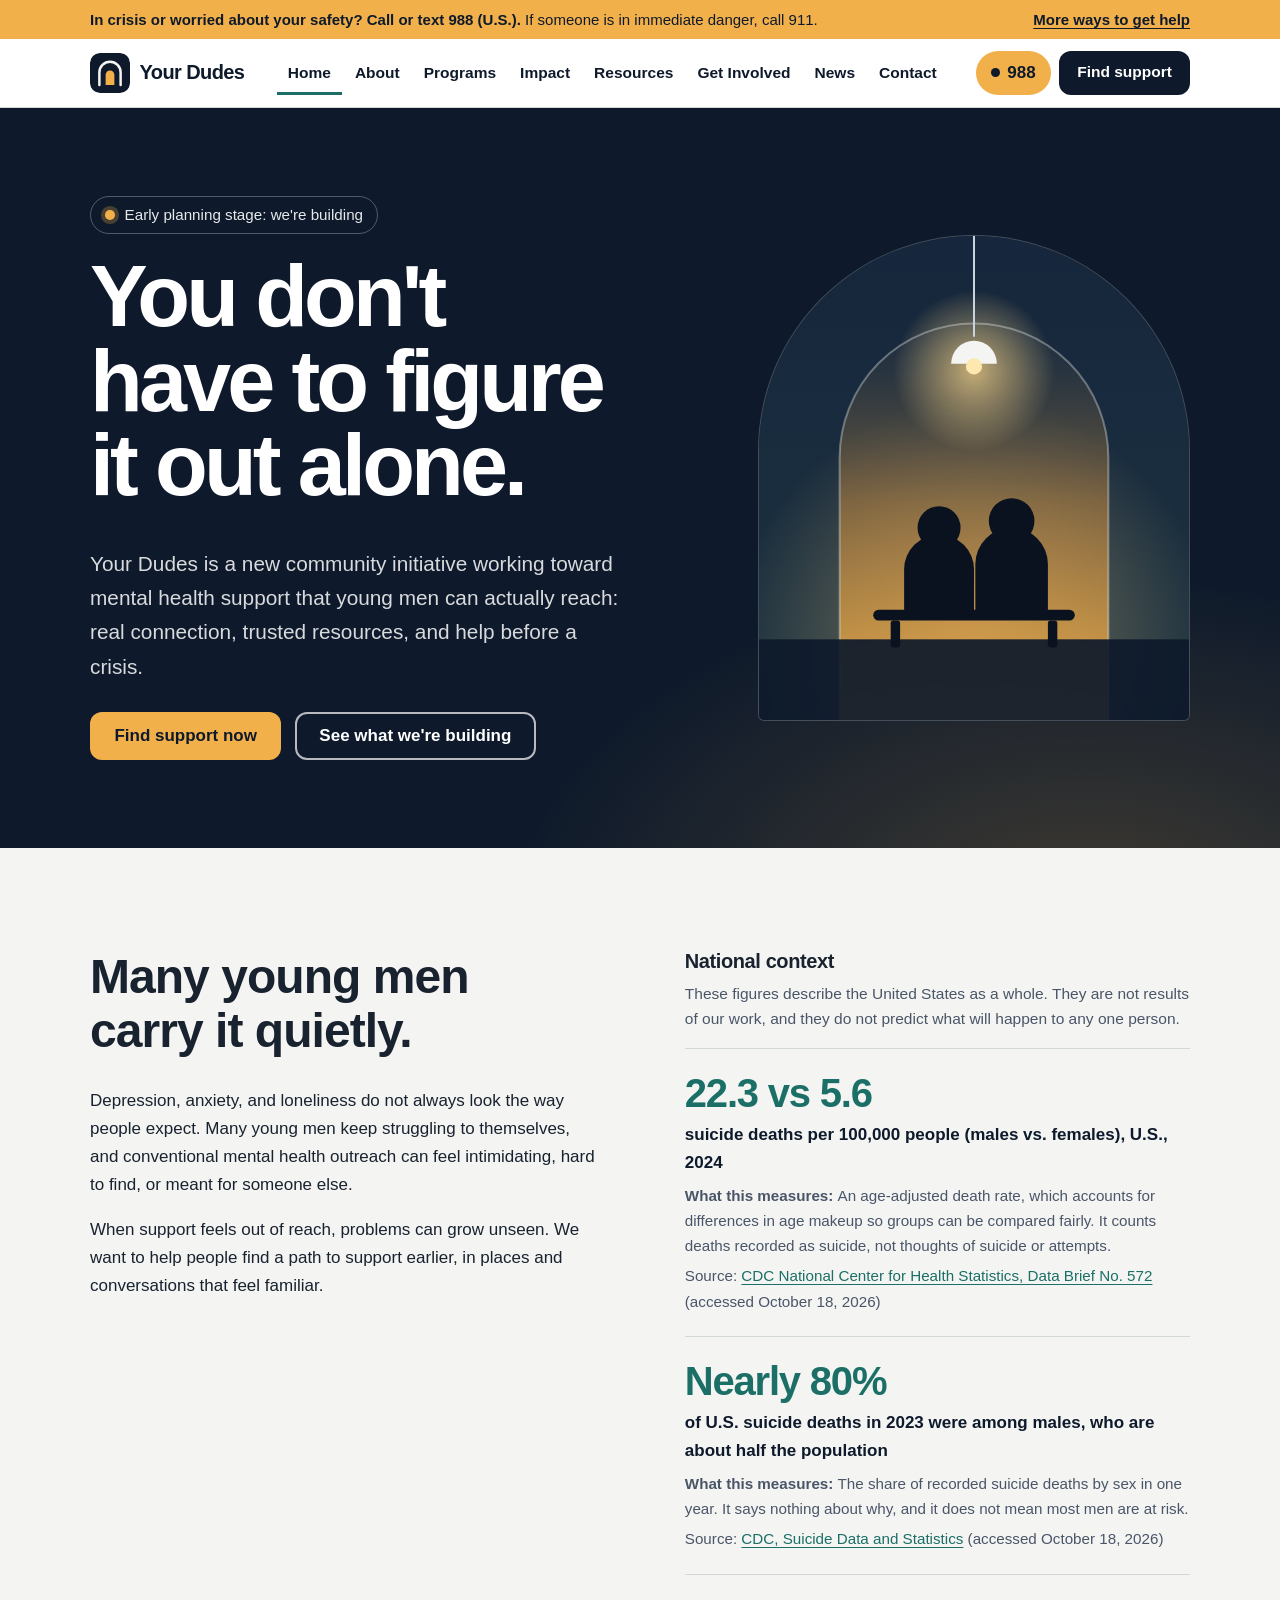
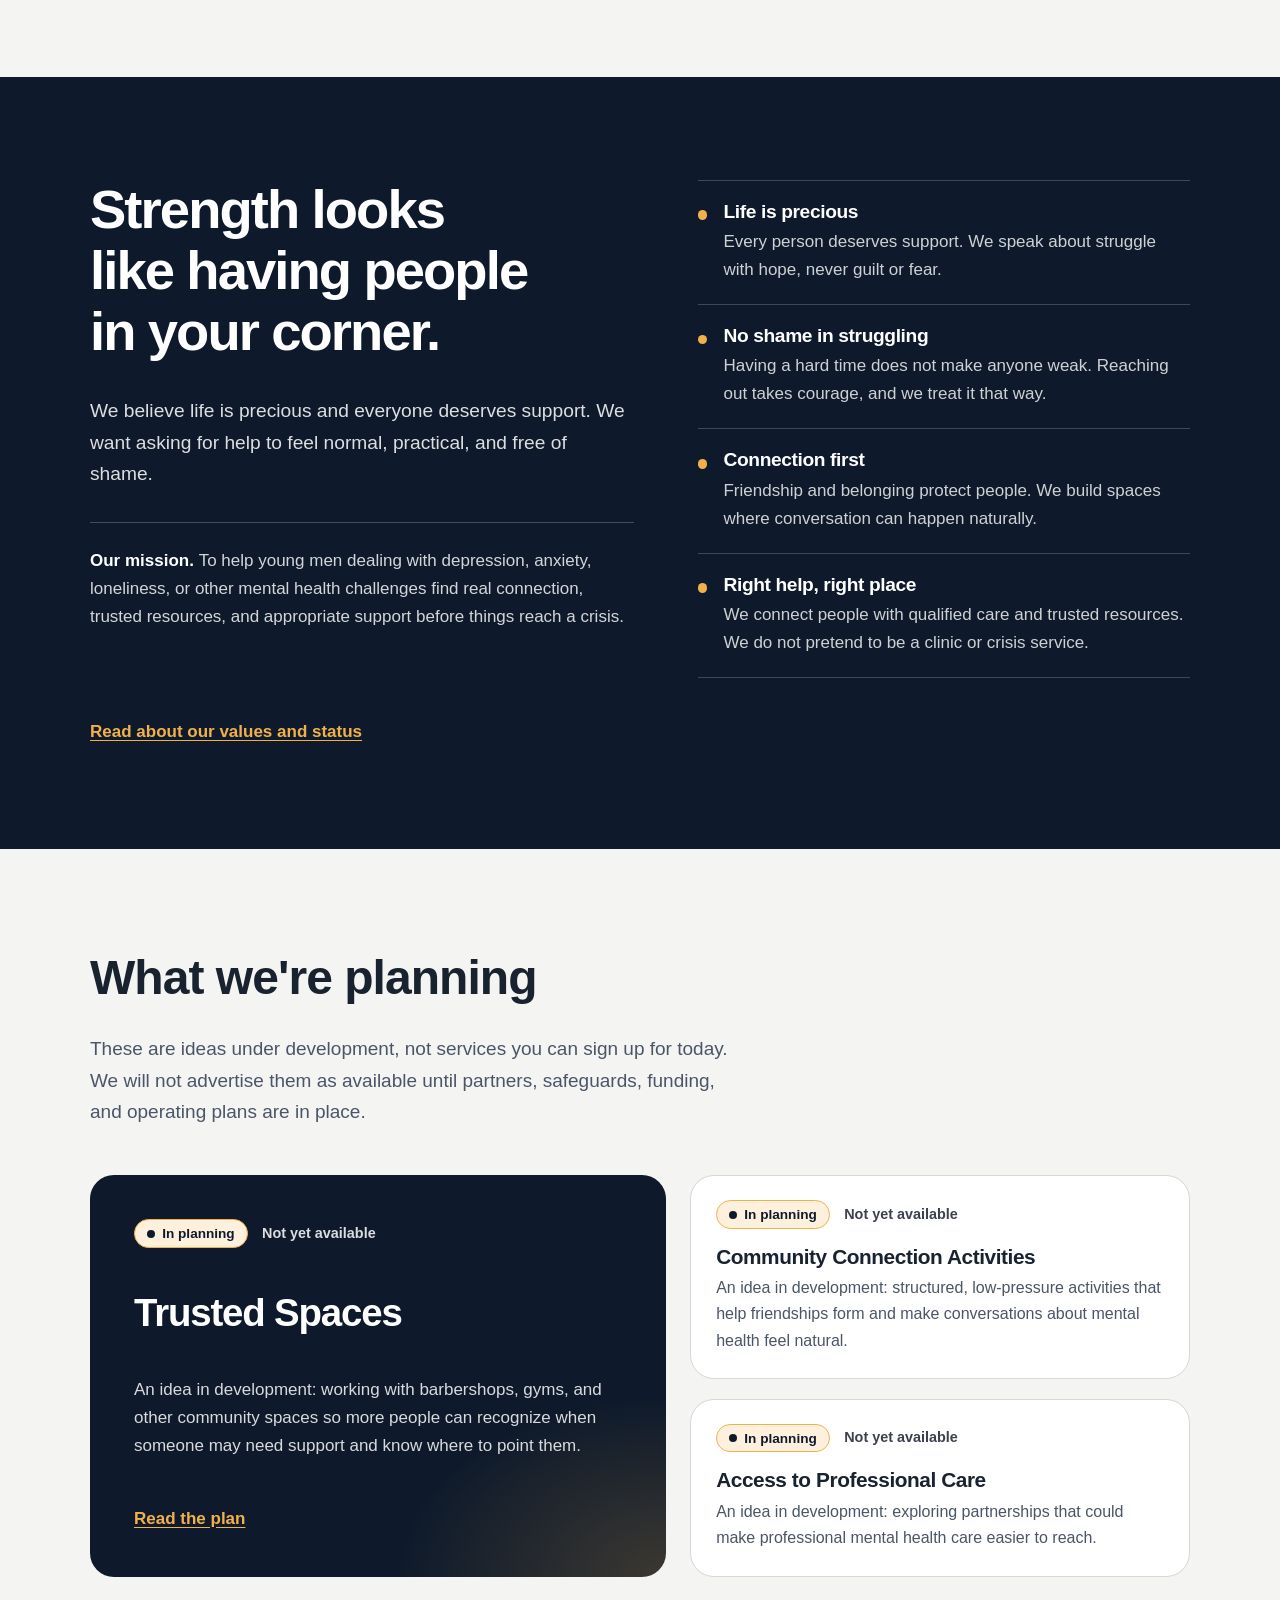
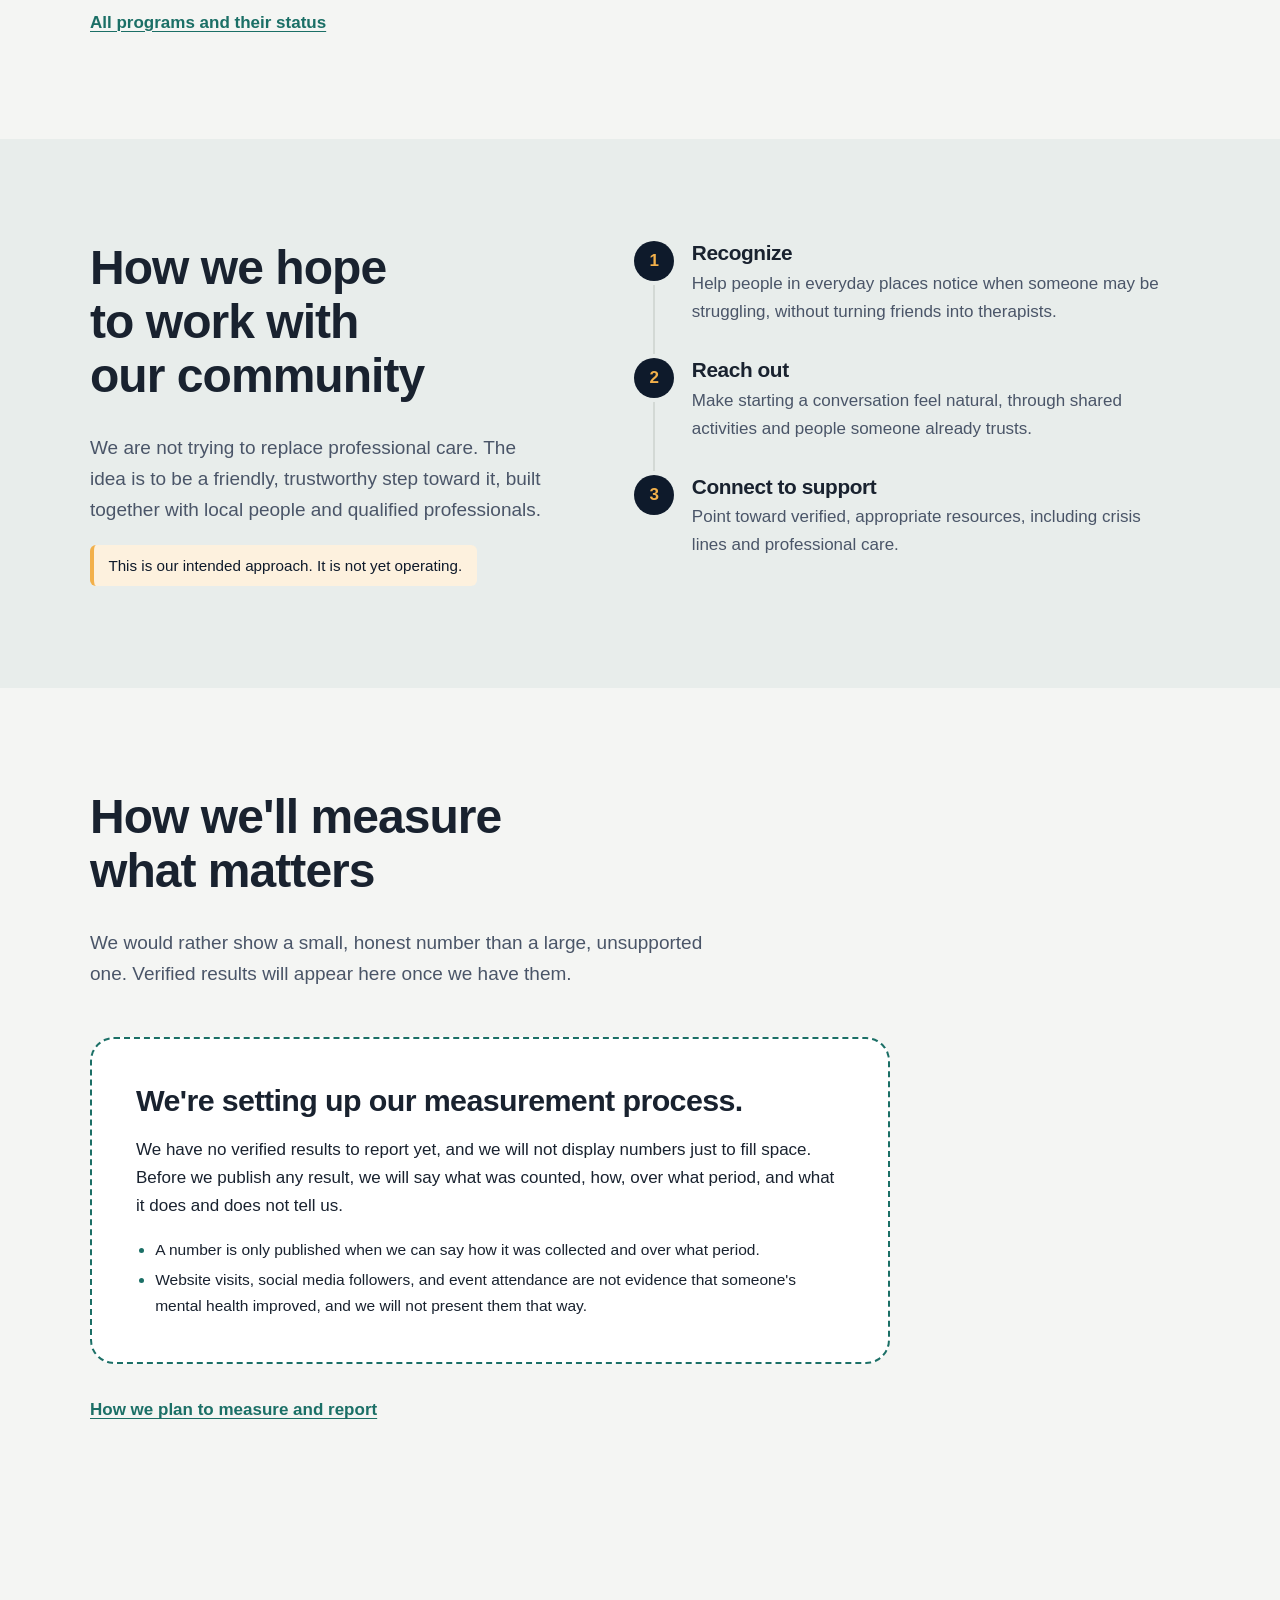
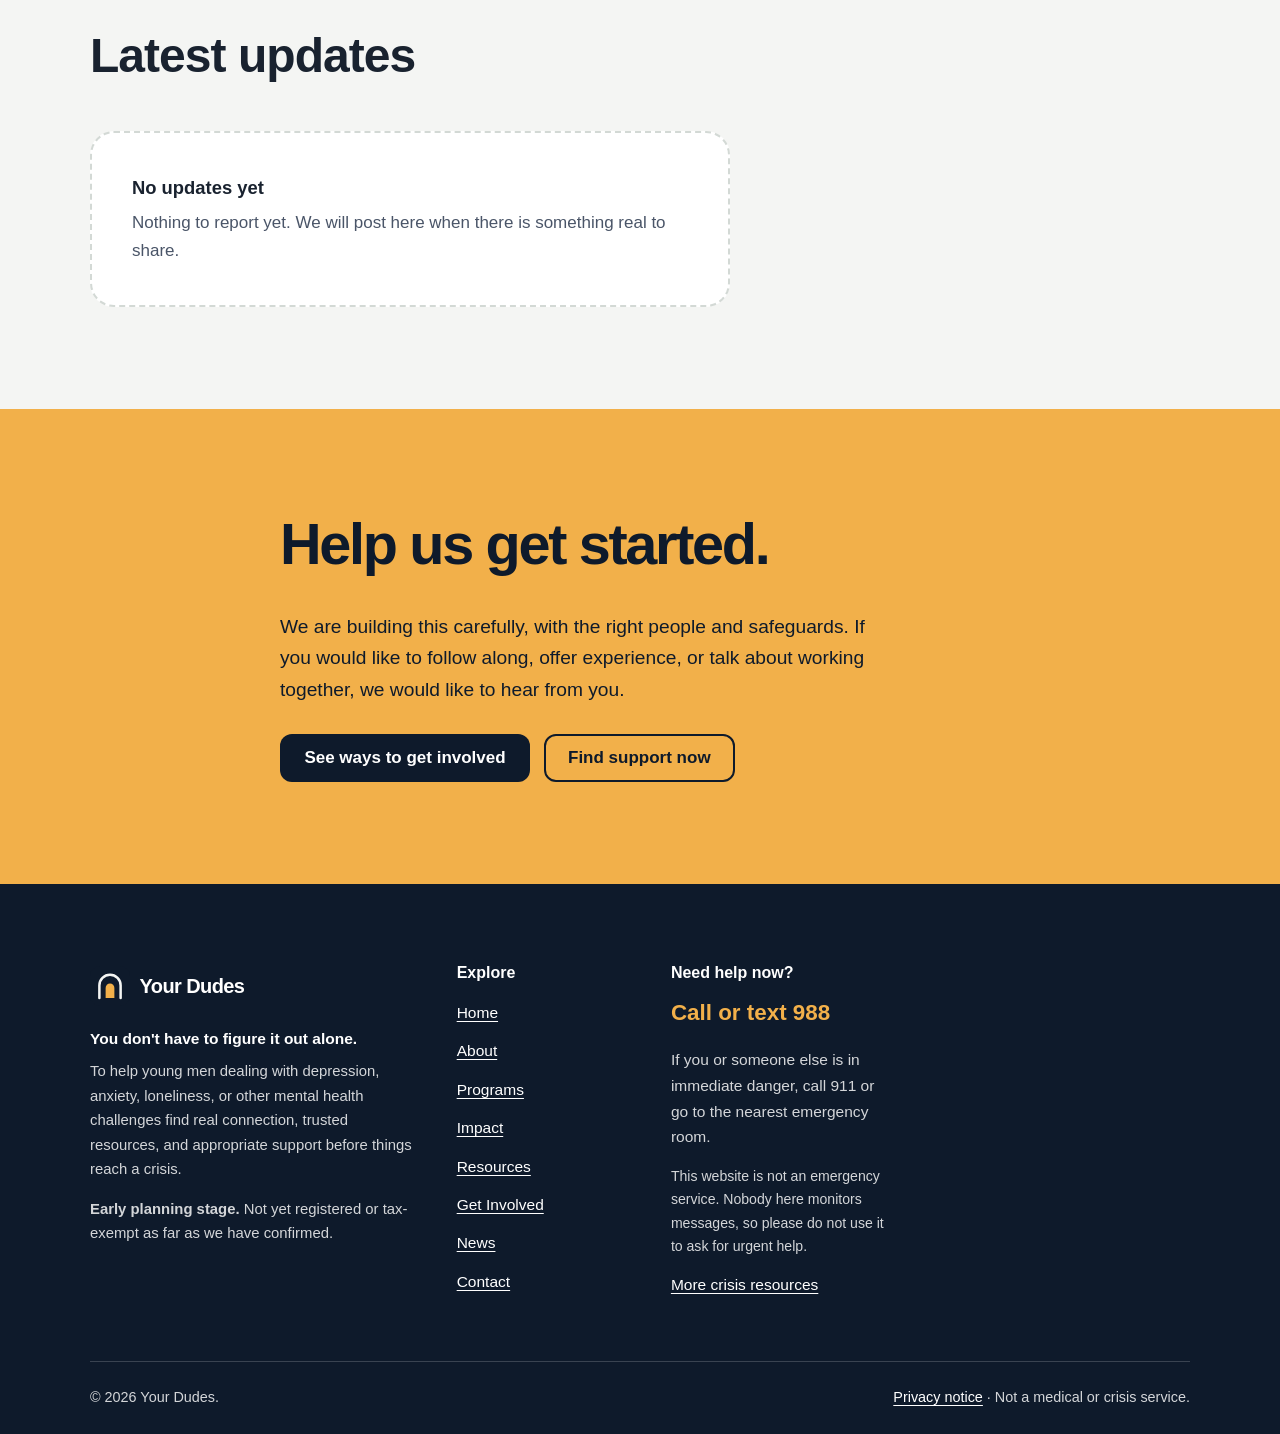
<file: index.html>
<!doctype html>
<html lang="en">
<head>
  <meta charset="utf-8">
  <meta name="viewport" content="width=device-width, initial-scale=1">
  <title>Your Dudes: You don't have to figure it out alone.</title>
  <meta name="description" content="Your Dudes is a developing community initiative focused on men's mental health outreach, suicide prevention, and helping people access support.">
  <meta name="theme-color" content="#0E1A2B">
  <meta property="og:type" content="website">
  <meta property="og:site_name" content="Your Dudes">
  <meta property="og:title" content="Your Dudes: You don't have to figure it out alone.">
  <meta property="og:description" content="Your Dudes is a developing community initiative focused on men's mental health outreach, suicide prevention, and helping people access support.">
  <meta name="twitter:card" content="summary_large_image">
  <meta name="twitter:title" content="Your Dudes: You don't have to figure it out alone.">
  <meta name="twitter:description" content="Your Dudes is a developing community initiative focused on men's mental health outreach, suicide prevention, and helping people access support.">
  <!-- meta:start -->
  <!-- meta:end -->
  <link rel="icon" href="assets/icons/favicon.svg" type="image/svg+xml">
  <link rel="stylesheet" href="assets/css/styles.css">
  <script src="site-config.js" defer></script>
  <script src="assets/js/main.js" defer></script>
</head>
<body data-page="home">
  <a class="skip-link" href="#main">Skip to main content</a>
  <div id="crisis-strip"></div>
  <header id="site-header"></header>
  <main id="main" tabindex="-1">
    <noscript>
      <div class="container fallback" data-fallback>
        <h1>Your Dudes</h1>
        <p>Your Dudes is a developing community initiative focused on men's mental health outreach and helping people access support. This website needs JavaScript to show its full content. Here are the essentials.</p>
        <p><strong>If you are in crisis or worried about your safety, call or text 988 (U.S.). If someone is in immediate danger, call 911.</strong> This website is not an emergency service.</p>
        <ul><li><a href="index.html">Home</a></li><li><a href="about.html">About</a></li><li><a href="programs.html">Programs</a></li><li><a href="impact.html">Impact</a></li><li><a href="resources.html">Resources</a></li><li><a href="get-involved.html">Get Involved</a></li><li><a href="news.html">News</a></li><li><a href="contact.html">Contact</a></li></ul>
      </div>
    </noscript>
  </main>
  <footer id="site-footer"></footer>
</body>
</html>
</file>
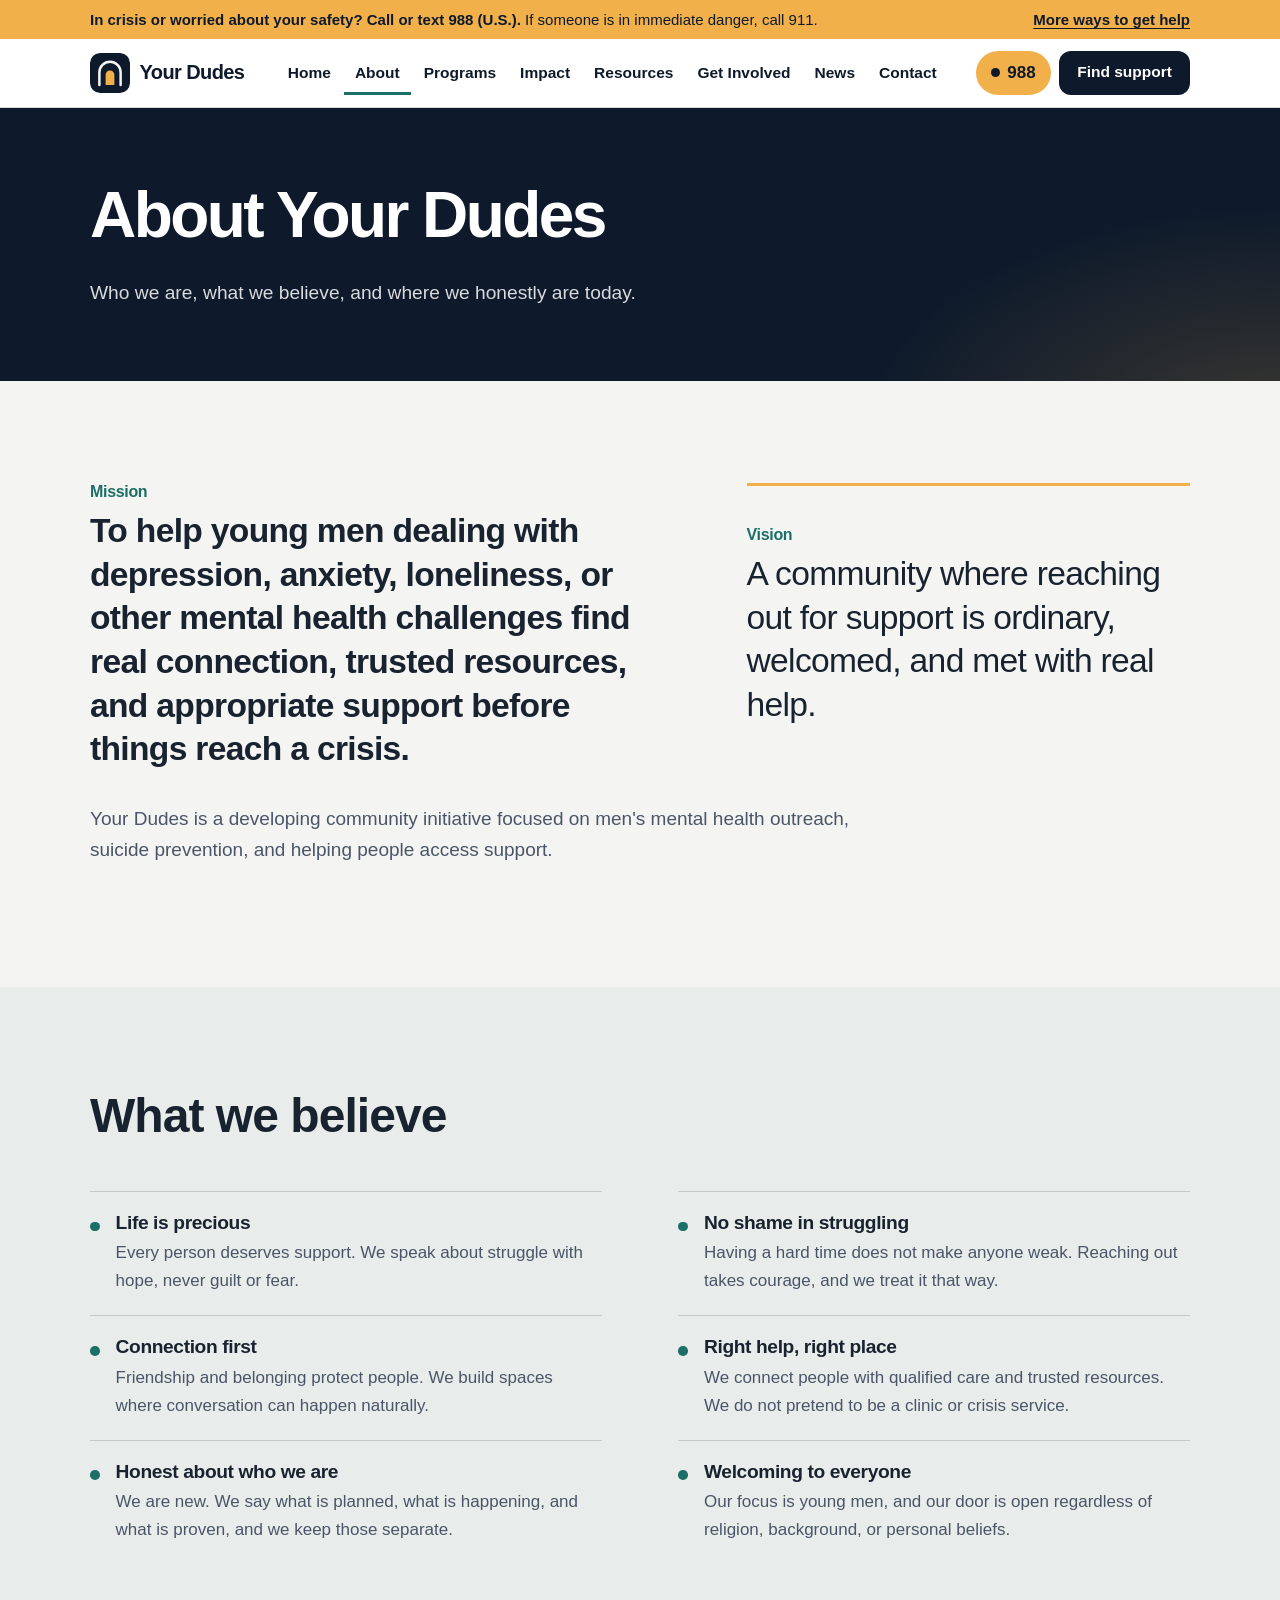
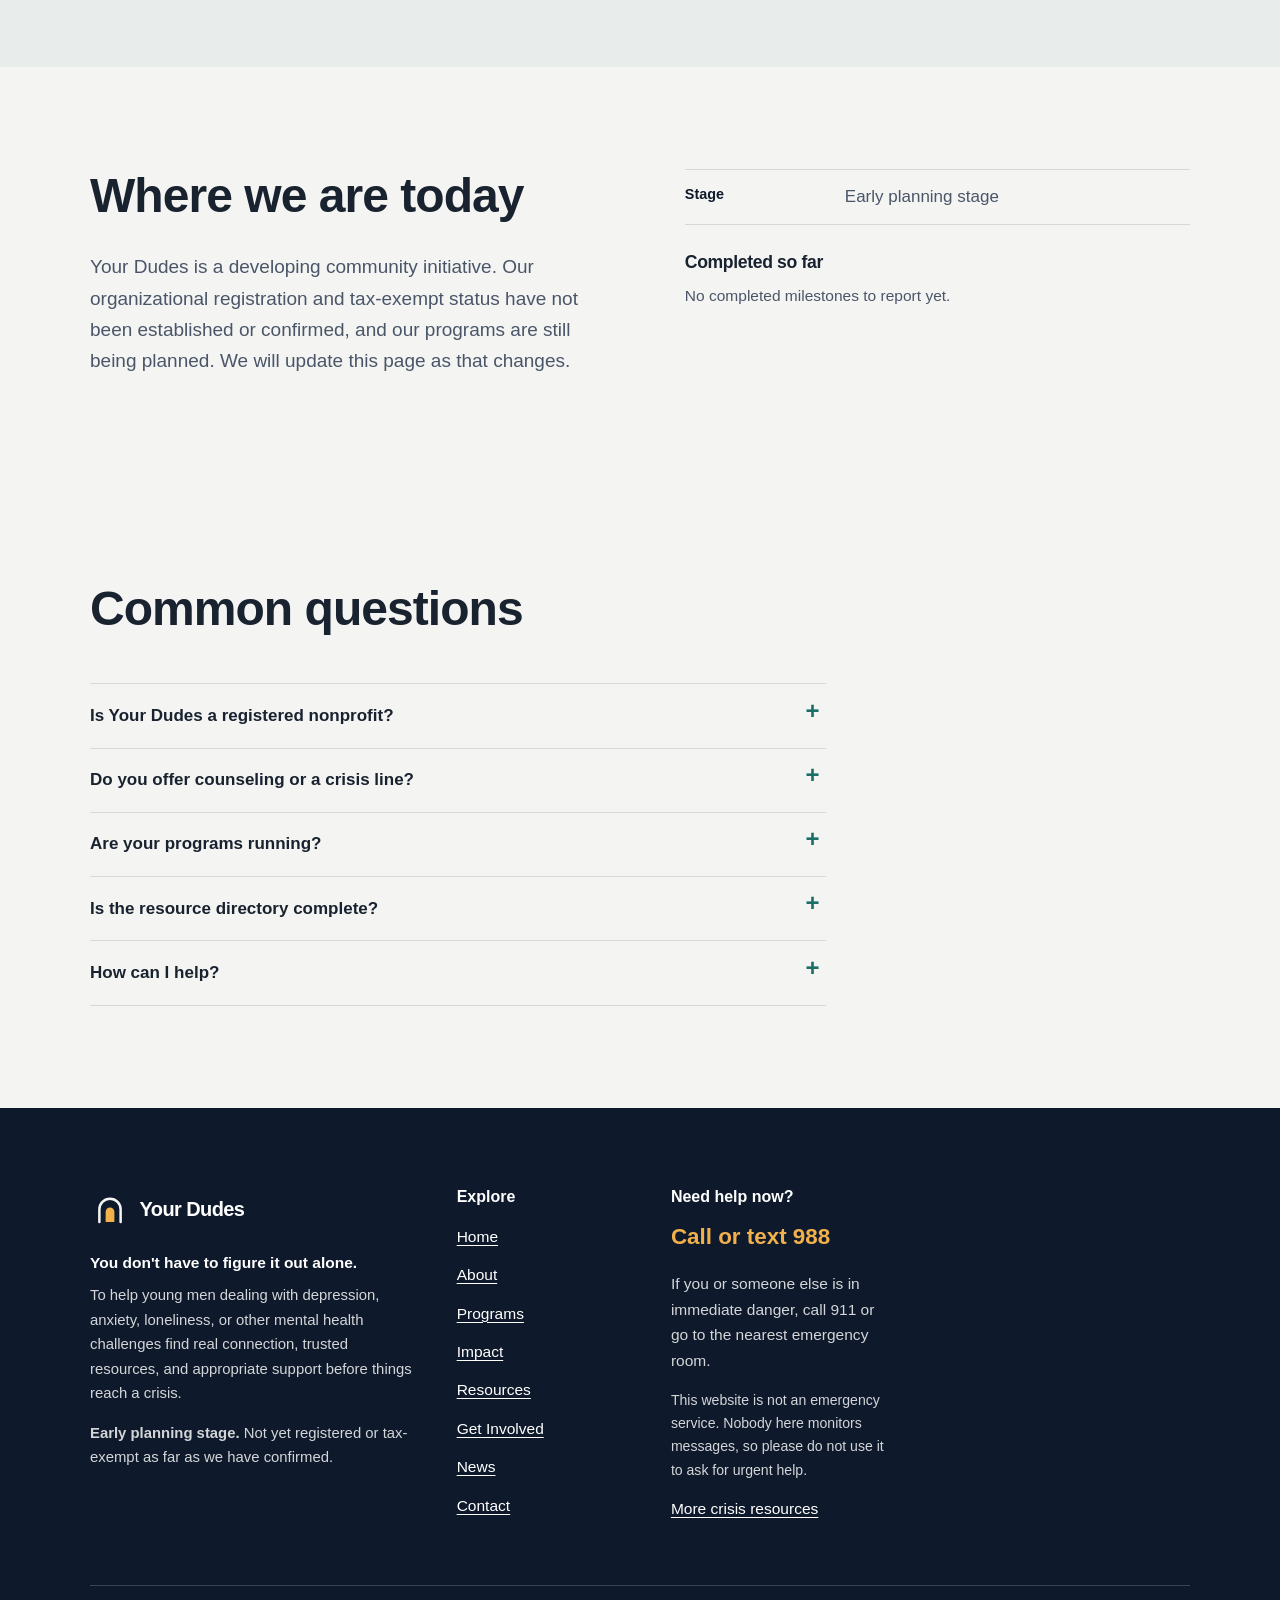
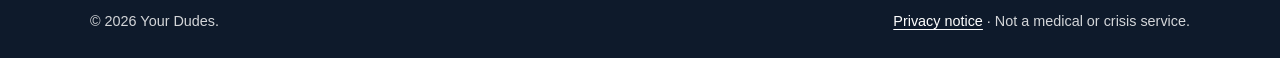
<file: about.html>
<!doctype html>
<html lang="en">
<head>
  <meta charset="utf-8">
  <meta name="viewport" content="width=device-width, initial-scale=1">
  <title>About | Your Dudes</title>
  <meta name="description" content="Our mission, values, and where Your Dudes honestly stands today.">
  <meta name="theme-color" content="#0E1A2B">
  <meta property="og:type" content="website">
  <meta property="og:site_name" content="Your Dudes">
  <meta property="og:title" content="About | Your Dudes">
  <meta property="og:description" content="Our mission, values, and where Your Dudes honestly stands today.">
  <meta name="twitter:card" content="summary_large_image">
  <meta name="twitter:title" content="About | Your Dudes">
  <meta name="twitter:description" content="Our mission, values, and where Your Dudes honestly stands today.">
  <!-- meta:start -->
  <!-- meta:end -->
  <link rel="icon" href="assets/icons/favicon.svg" type="image/svg+xml">
  <link rel="stylesheet" href="assets/css/styles.css">
  <script src="site-config.js" defer></script>
  <script src="assets/js/main.js" defer></script>
</head>
<body data-page="about">
  <a class="skip-link" href="#main">Skip to main content</a>
  <div id="crisis-strip"></div>
  <header id="site-header"></header>
  <main id="main" tabindex="-1">
    <noscript>
      <div class="container fallback" data-fallback>
        <h1>About Your Dudes</h1>
        <p>Your Dudes is a developing community initiative focused on men's mental health outreach and helping people access support. This website needs JavaScript to show its full content. Here are the essentials.</p>
        <p><strong>If you are in crisis or worried about your safety, call or text 988 (U.S.). If someone is in immediate danger, call 911.</strong> This website is not an emergency service.</p>
        <ul><li><a href="index.html">Home</a></li><li><a href="about.html">About</a></li><li><a href="programs.html">Programs</a></li><li><a href="impact.html">Impact</a></li><li><a href="resources.html">Resources</a></li><li><a href="get-involved.html">Get Involved</a></li><li><a href="news.html">News</a></li><li><a href="contact.html">Contact</a></li></ul>
      </div>
    </noscript>
  </main>
  <footer id="site-footer"></footer>
</body>
</html>
</file>
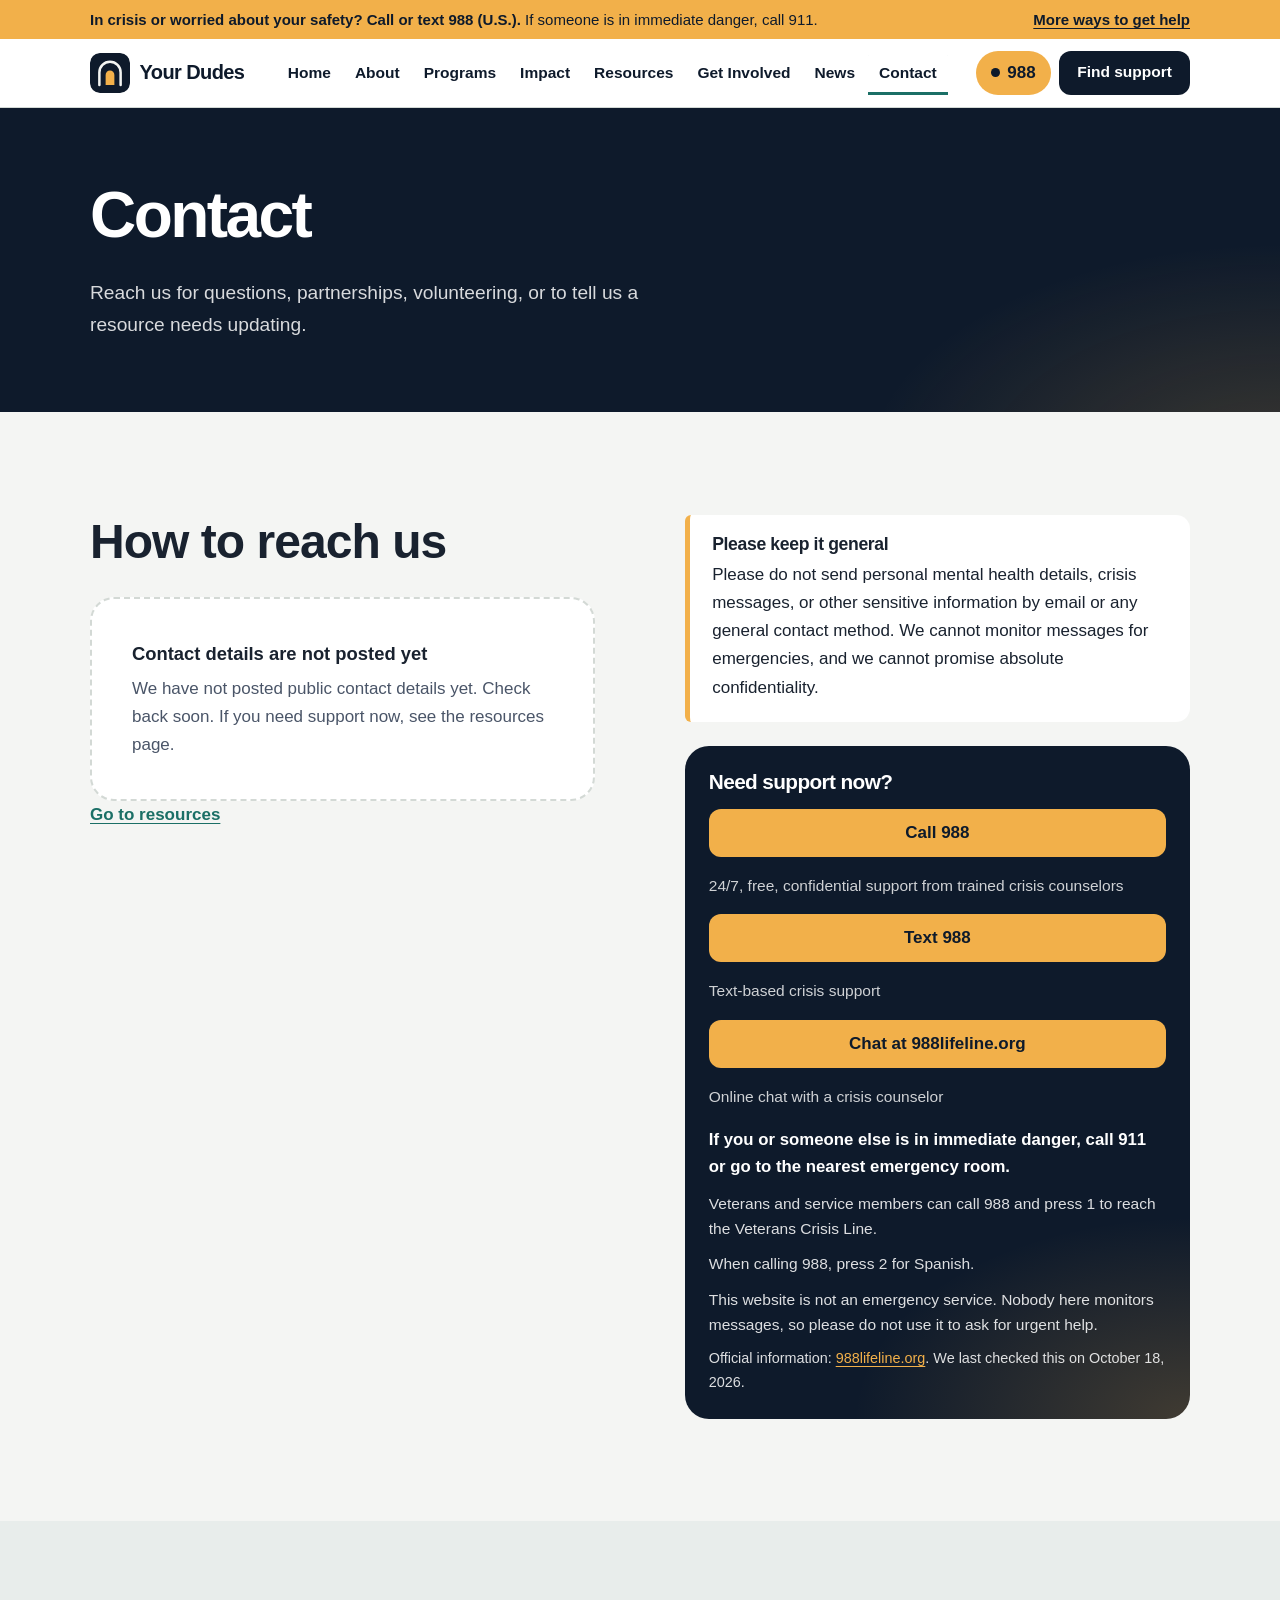
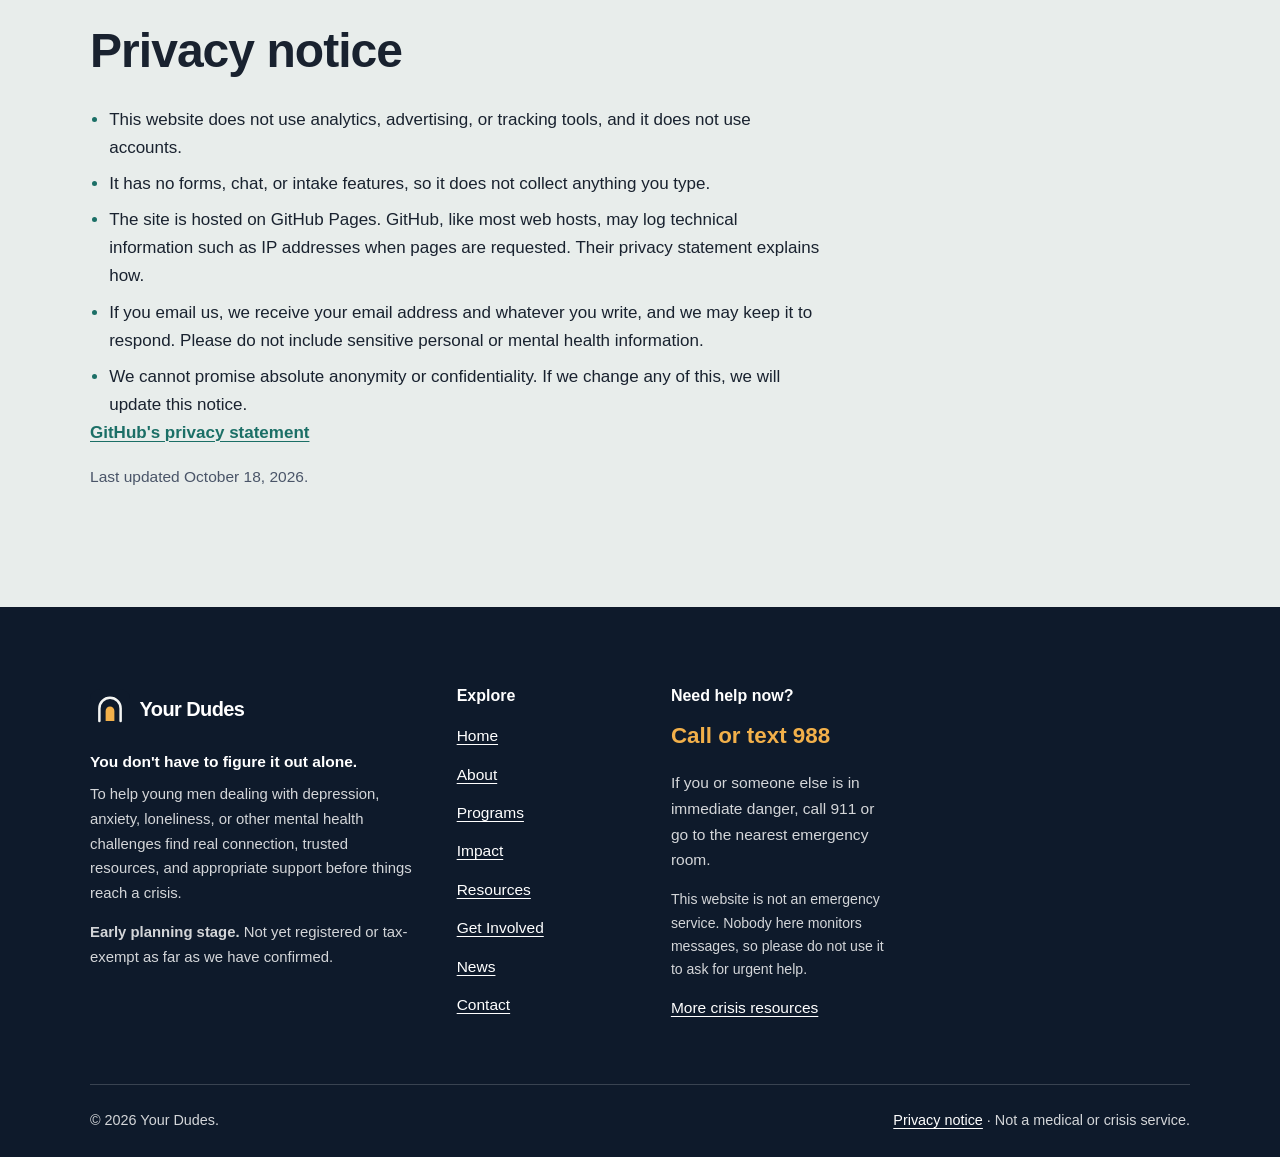
<file: contact.html>
<!doctype html>
<html lang="en">
<head>
  <meta charset="utf-8">
  <meta name="viewport" content="width=device-width, initial-scale=1">
  <title>Contact and privacy | Your Dudes</title>
  <meta name="description" content="How to contact Your Dudes and how this website handles privacy.">
  <meta name="theme-color" content="#0E1A2B">
  <meta property="og:type" content="website">
  <meta property="og:site_name" content="Your Dudes">
  <meta property="og:title" content="Contact and privacy | Your Dudes">
  <meta property="og:description" content="How to contact Your Dudes and how this website handles privacy.">
  <meta name="twitter:card" content="summary_large_image">
  <meta name="twitter:title" content="Contact and privacy | Your Dudes">
  <meta name="twitter:description" content="How to contact Your Dudes and how this website handles privacy.">
  <!-- meta:start -->
  <!-- meta:end -->
  <link rel="icon" href="assets/icons/favicon.svg" type="image/svg+xml">
  <link rel="stylesheet" href="assets/css/styles.css">
  <script src="site-config.js" defer></script>
  <script src="assets/js/main.js" defer></script>
</head>
<body data-page="contact">
  <a class="skip-link" href="#main">Skip to main content</a>
  <div id="crisis-strip"></div>
  <header id="site-header"></header>
  <main id="main" tabindex="-1">
    <noscript>
      <div class="container fallback" data-fallback>
        <h1>Contact</h1>
        <p>Your Dudes is a developing community initiative focused on men's mental health outreach and helping people access support. This website needs JavaScript to show its full content. Here are the essentials.</p>
        <p><strong>If you are in crisis or worried about your safety, call or text 988 (U.S.). If someone is in immediate danger, call 911.</strong> This website is not an emergency service.</p>
        <ul><li><a href="index.html">Home</a></li><li><a href="about.html">About</a></li><li><a href="programs.html">Programs</a></li><li><a href="impact.html">Impact</a></li><li><a href="resources.html">Resources</a></li><li><a href="get-involved.html">Get Involved</a></li><li><a href="news.html">News</a></li><li><a href="contact.html">Contact</a></li></ul>
      </div>
    </noscript>
  </main>
  <footer id="site-footer"></footer>
</body>
</html>
</file>
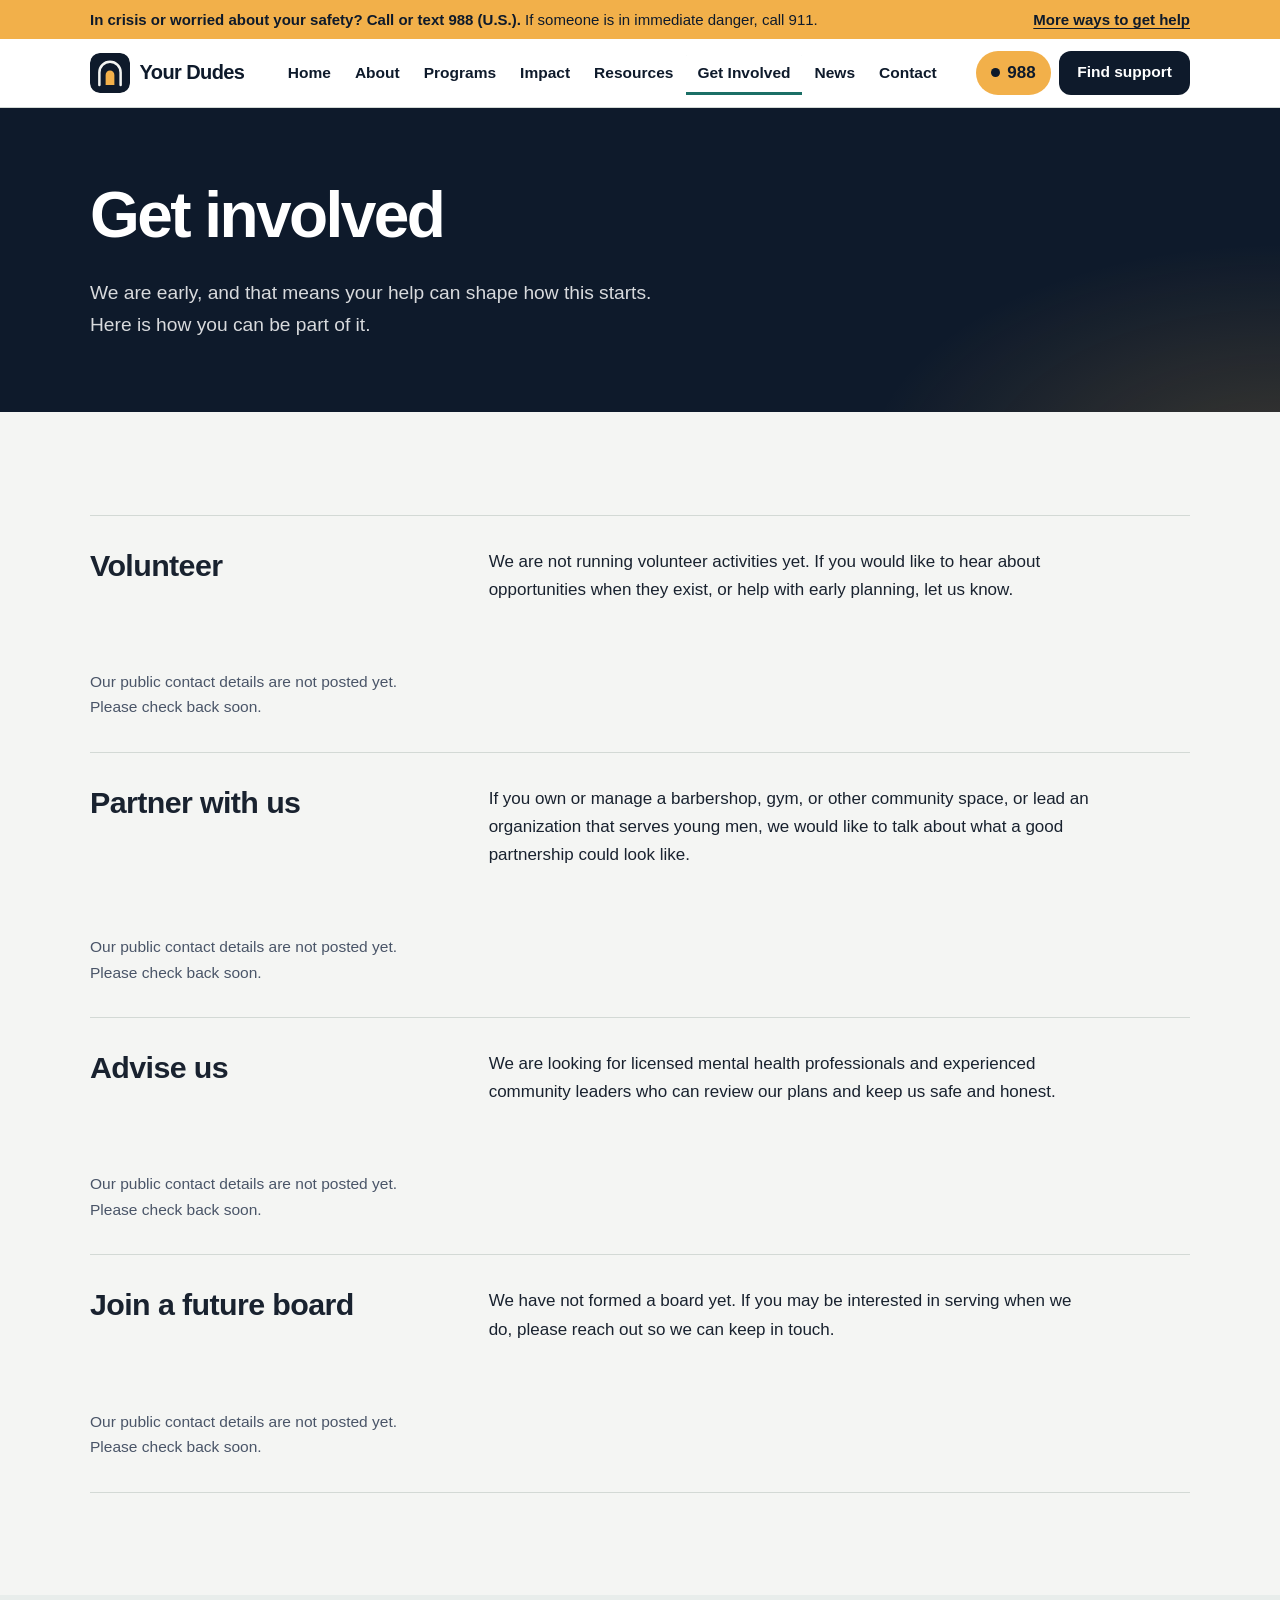
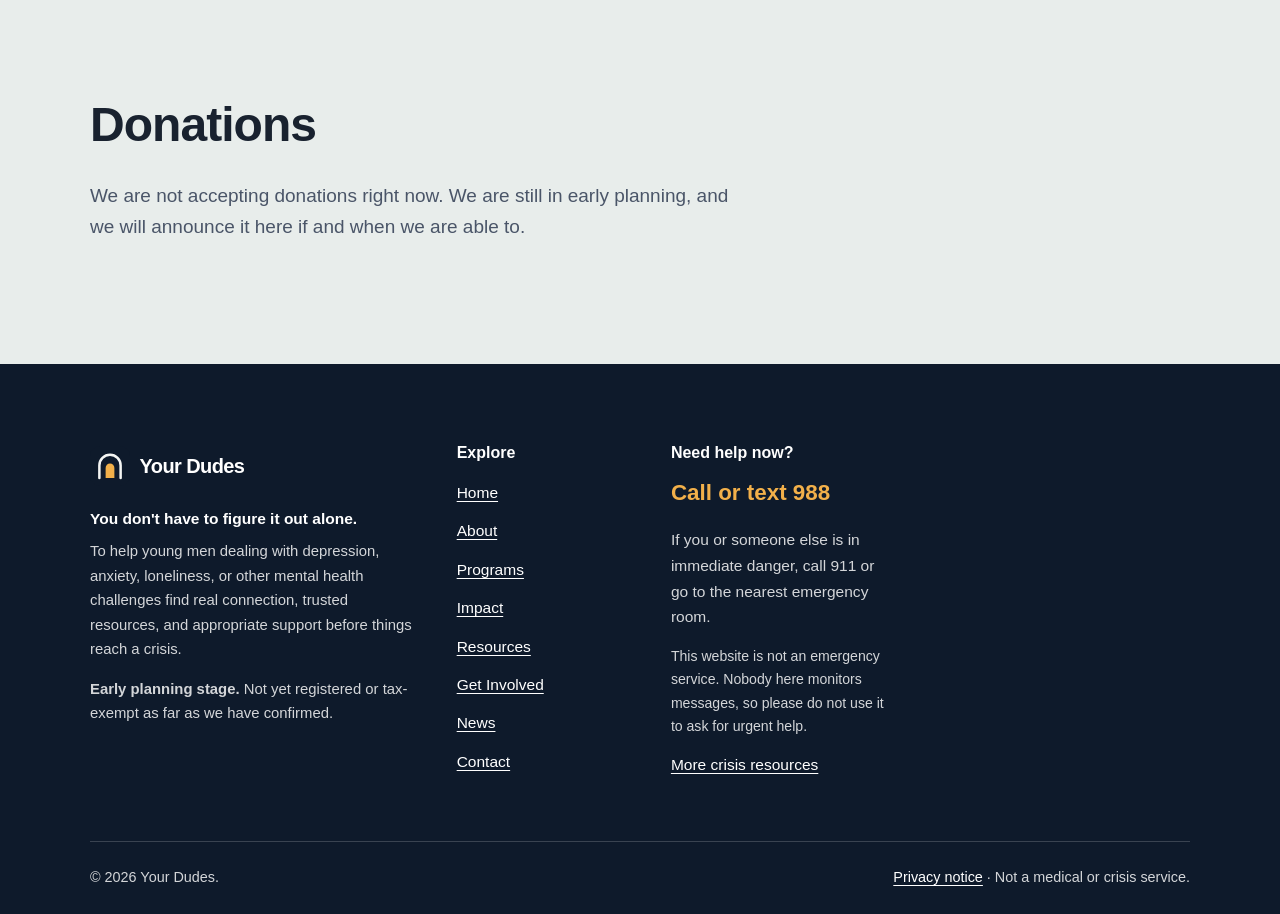
<file: get-involved.html>
<!doctype html>
<html lang="en">
<head>
  <meta charset="utf-8">
  <meta name="viewport" content="width=device-width, initial-scale=1">
  <title>Get Involved | Your Dudes</title>
  <meta name="description" content="Ways to volunteer, partner, advise, or help Your Dudes get started.">
  <meta name="theme-color" content="#0E1A2B">
  <meta property="og:type" content="website">
  <meta property="og:site_name" content="Your Dudes">
  <meta property="og:title" content="Get Involved | Your Dudes">
  <meta property="og:description" content="Ways to volunteer, partner, advise, or help Your Dudes get started.">
  <meta name="twitter:card" content="summary_large_image">
  <meta name="twitter:title" content="Get Involved | Your Dudes">
  <meta name="twitter:description" content="Ways to volunteer, partner, advise, or help Your Dudes get started.">
  <!-- meta:start -->
  <!-- meta:end -->
  <link rel="icon" href="assets/icons/favicon.svg" type="image/svg+xml">
  <link rel="stylesheet" href="assets/css/styles.css">
  <script src="site-config.js" defer></script>
  <script src="assets/js/main.js" defer></script>
</head>
<body data-page="get-involved">
  <a class="skip-link" href="#main">Skip to main content</a>
  <div id="crisis-strip"></div>
  <header id="site-header"></header>
  <main id="main" tabindex="-1">
    <noscript>
      <div class="container fallback" data-fallback>
        <h1>Get involved</h1>
        <p>Your Dudes is a developing community initiative focused on men's mental health outreach and helping people access support. This website needs JavaScript to show its full content. Here are the essentials.</p>
        <p><strong>If you are in crisis or worried about your safety, call or text 988 (U.S.). If someone is in immediate danger, call 911.</strong> This website is not an emergency service.</p>
        <ul><li><a href="index.html">Home</a></li><li><a href="about.html">About</a></li><li><a href="programs.html">Programs</a></li><li><a href="impact.html">Impact</a></li><li><a href="resources.html">Resources</a></li><li><a href="get-involved.html">Get Involved</a></li><li><a href="news.html">News</a></li><li><a href="contact.html">Contact</a></li></ul>
      </div>
    </noscript>
  </main>
  <footer id="site-footer"></footer>
</body>
</html>
</file>
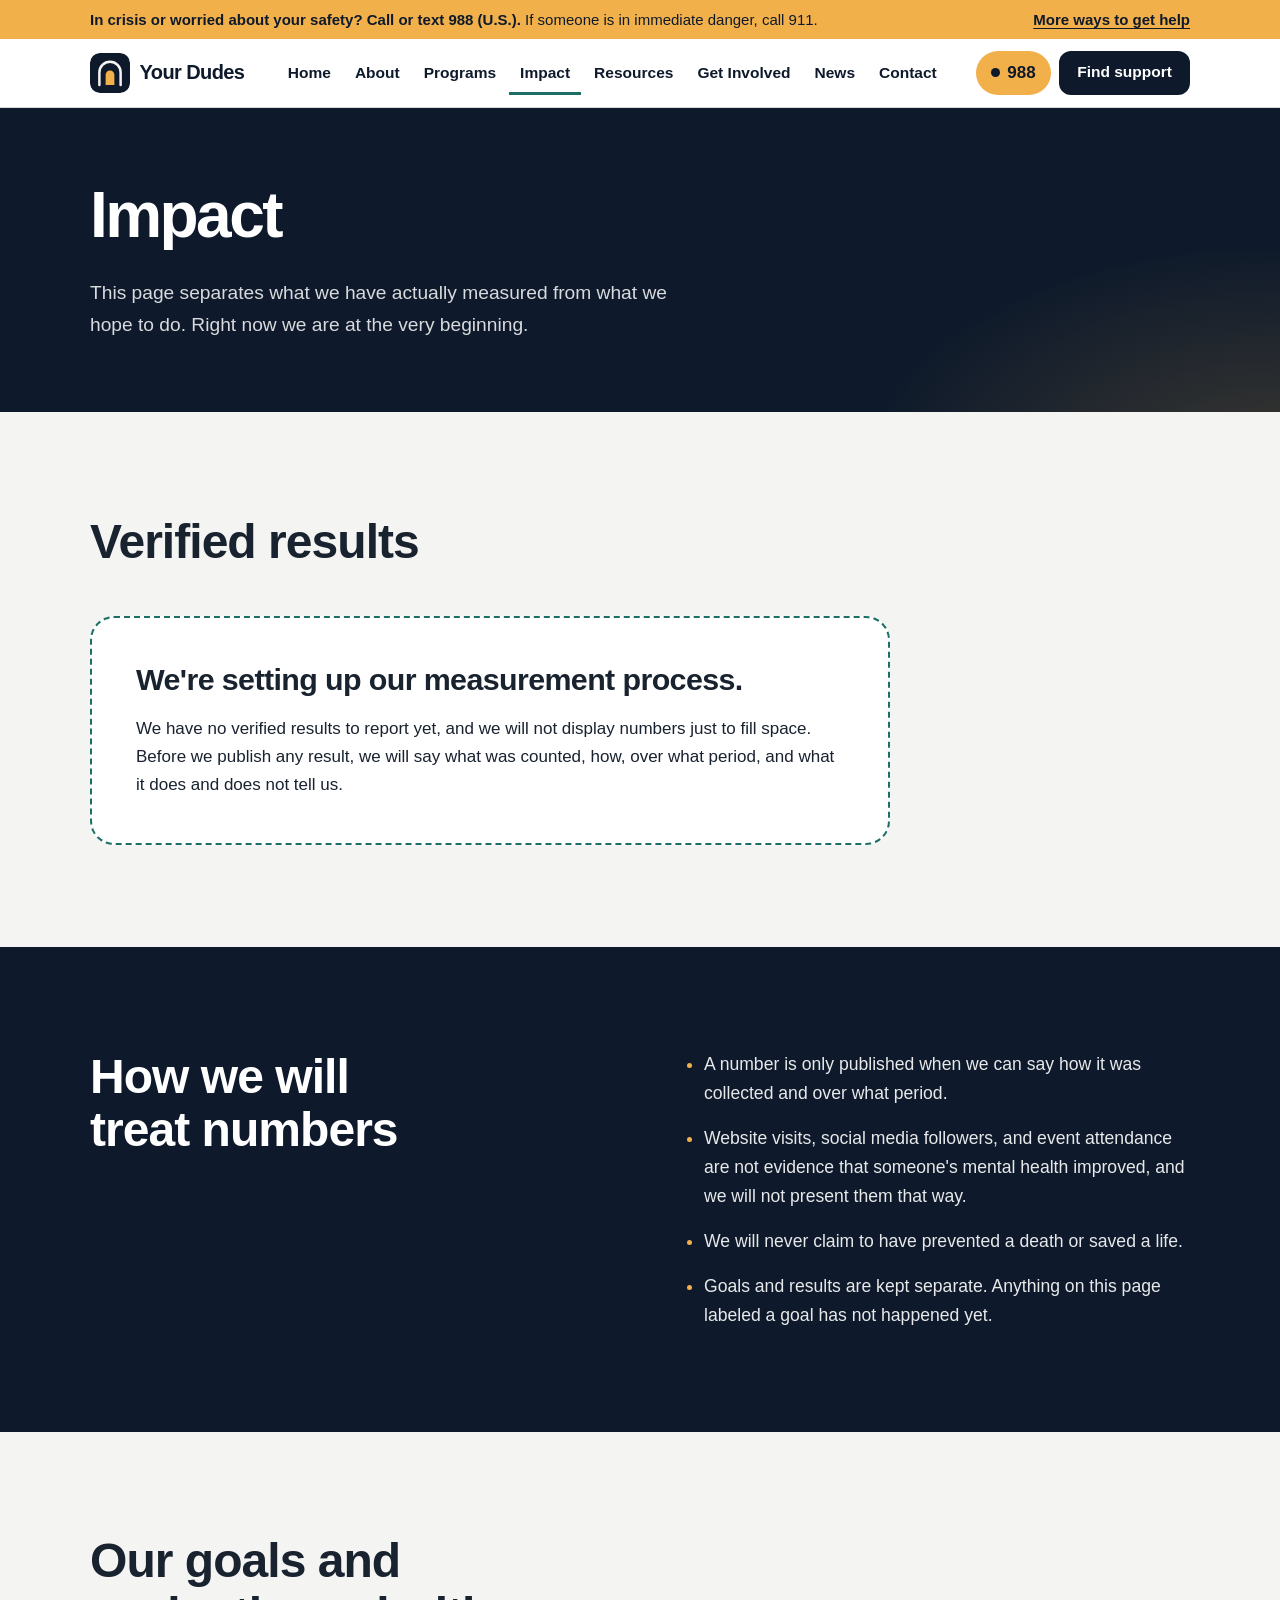
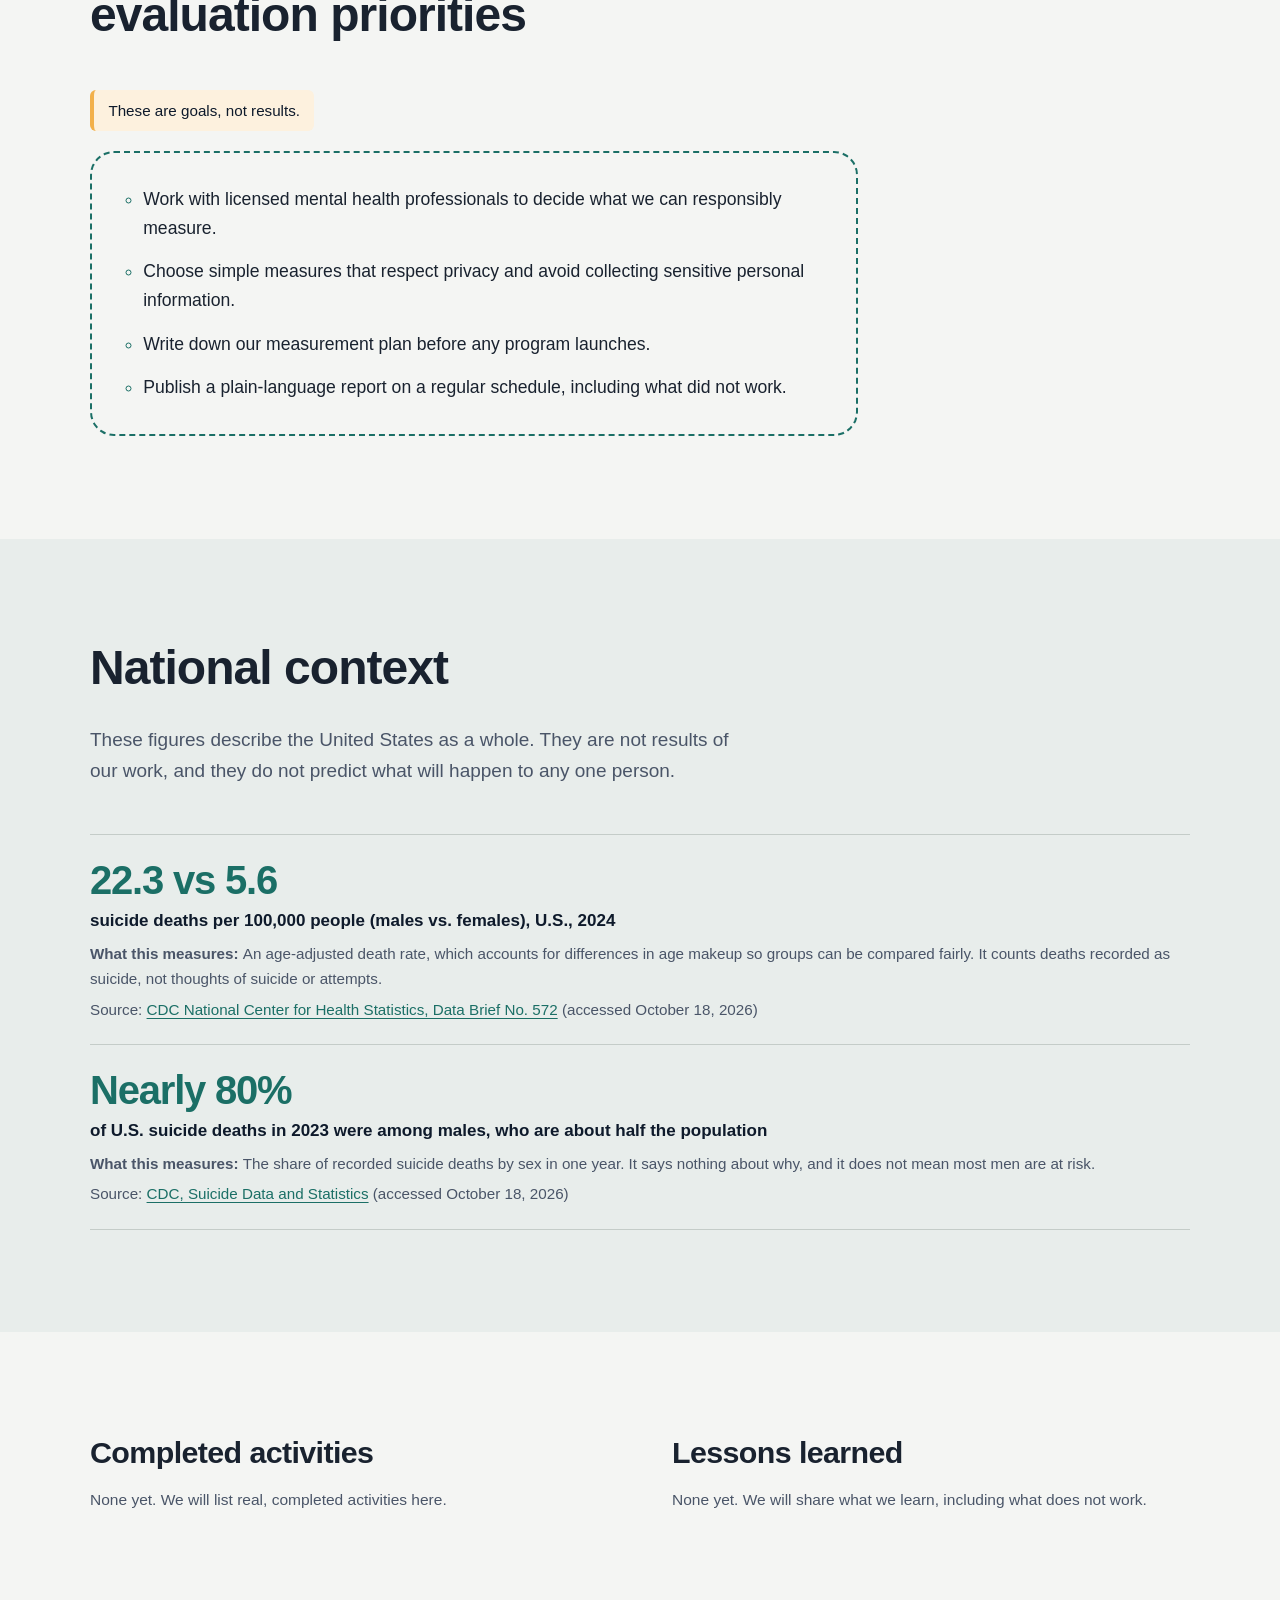
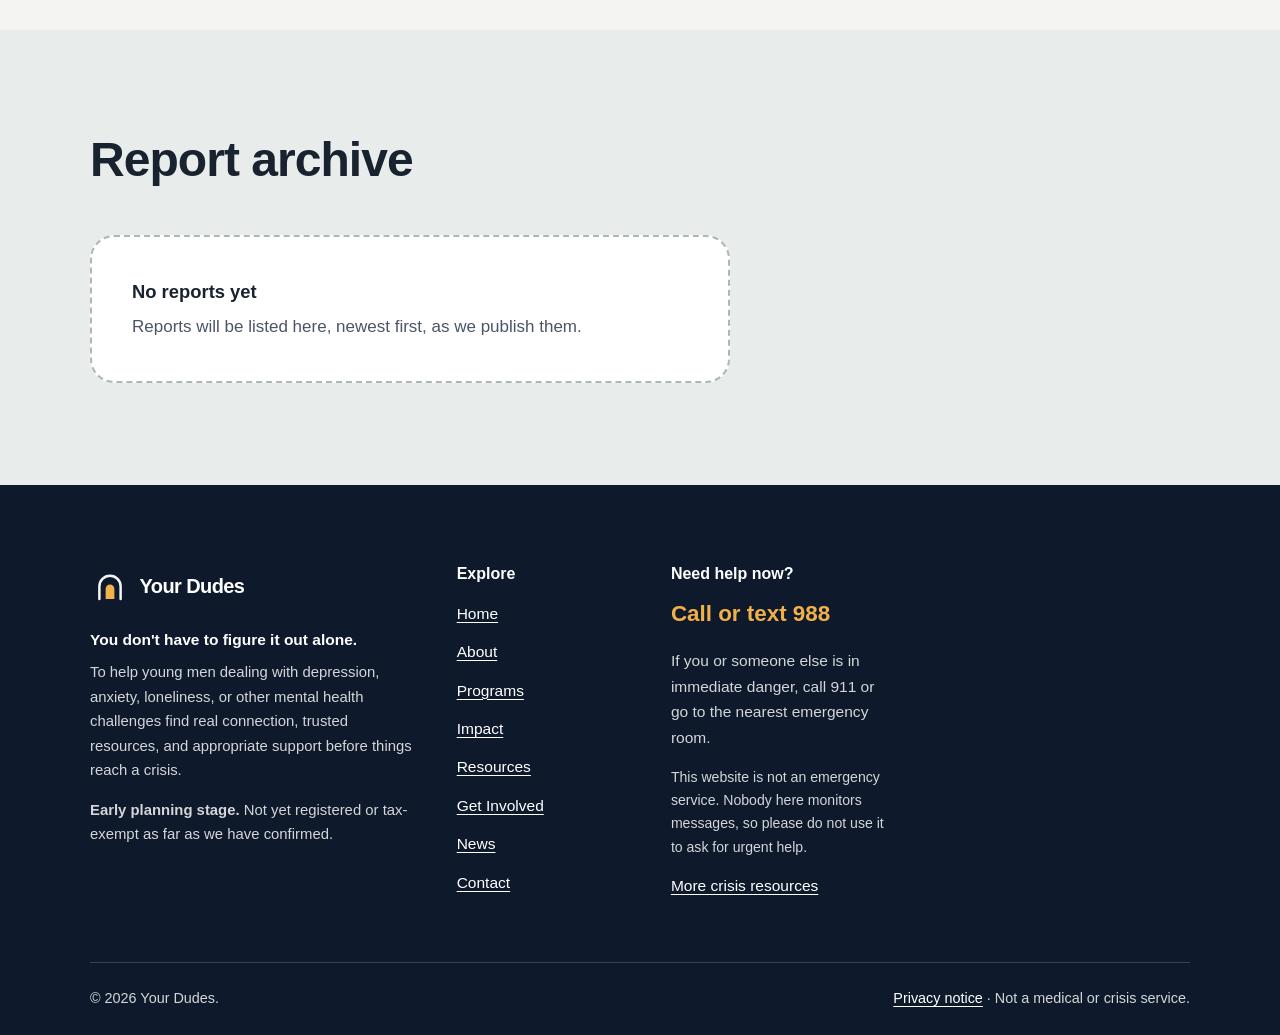
<file: impact.html>
<!doctype html>
<html lang="en">
<head>
  <meta charset="utf-8">
  <meta name="viewport" content="width=device-width, initial-scale=1">
  <title>Impact | Your Dudes</title>
  <meta name="description" content="How Your Dudes will measure and report its work, and what we have verified so far.">
  <meta name="theme-color" content="#0E1A2B">
  <meta property="og:type" content="website">
  <meta property="og:site_name" content="Your Dudes">
  <meta property="og:title" content="Impact | Your Dudes">
  <meta property="og:description" content="How Your Dudes will measure and report its work, and what we have verified so far.">
  <meta name="twitter:card" content="summary_large_image">
  <meta name="twitter:title" content="Impact | Your Dudes">
  <meta name="twitter:description" content="How Your Dudes will measure and report its work, and what we have verified so far.">
  <!-- meta:start -->
  <!-- meta:end -->
  <link rel="icon" href="assets/icons/favicon.svg" type="image/svg+xml">
  <link rel="stylesheet" href="assets/css/styles.css">
  <script src="site-config.js" defer></script>
  <script src="assets/js/main.js" defer></script>
</head>
<body data-page="impact">
  <a class="skip-link" href="#main">Skip to main content</a>
  <div id="crisis-strip"></div>
  <header id="site-header"></header>
  <main id="main" tabindex="-1">
    <noscript>
      <div class="container fallback" data-fallback>
        <h1>Impact</h1>
        <p>Your Dudes is a developing community initiative focused on men's mental health outreach and helping people access support. This website needs JavaScript to show its full content. Here are the essentials.</p>
        <p><strong>If you are in crisis or worried about your safety, call or text 988 (U.S.). If someone is in immediate danger, call 911.</strong> This website is not an emergency service.</p>
        <ul><li><a href="index.html">Home</a></li><li><a href="about.html">About</a></li><li><a href="programs.html">Programs</a></li><li><a href="impact.html">Impact</a></li><li><a href="resources.html">Resources</a></li><li><a href="get-involved.html">Get Involved</a></li><li><a href="news.html">News</a></li><li><a href="contact.html">Contact</a></li></ul>
      </div>
    </noscript>
  </main>
  <footer id="site-footer"></footer>
</body>
</html>
</file>
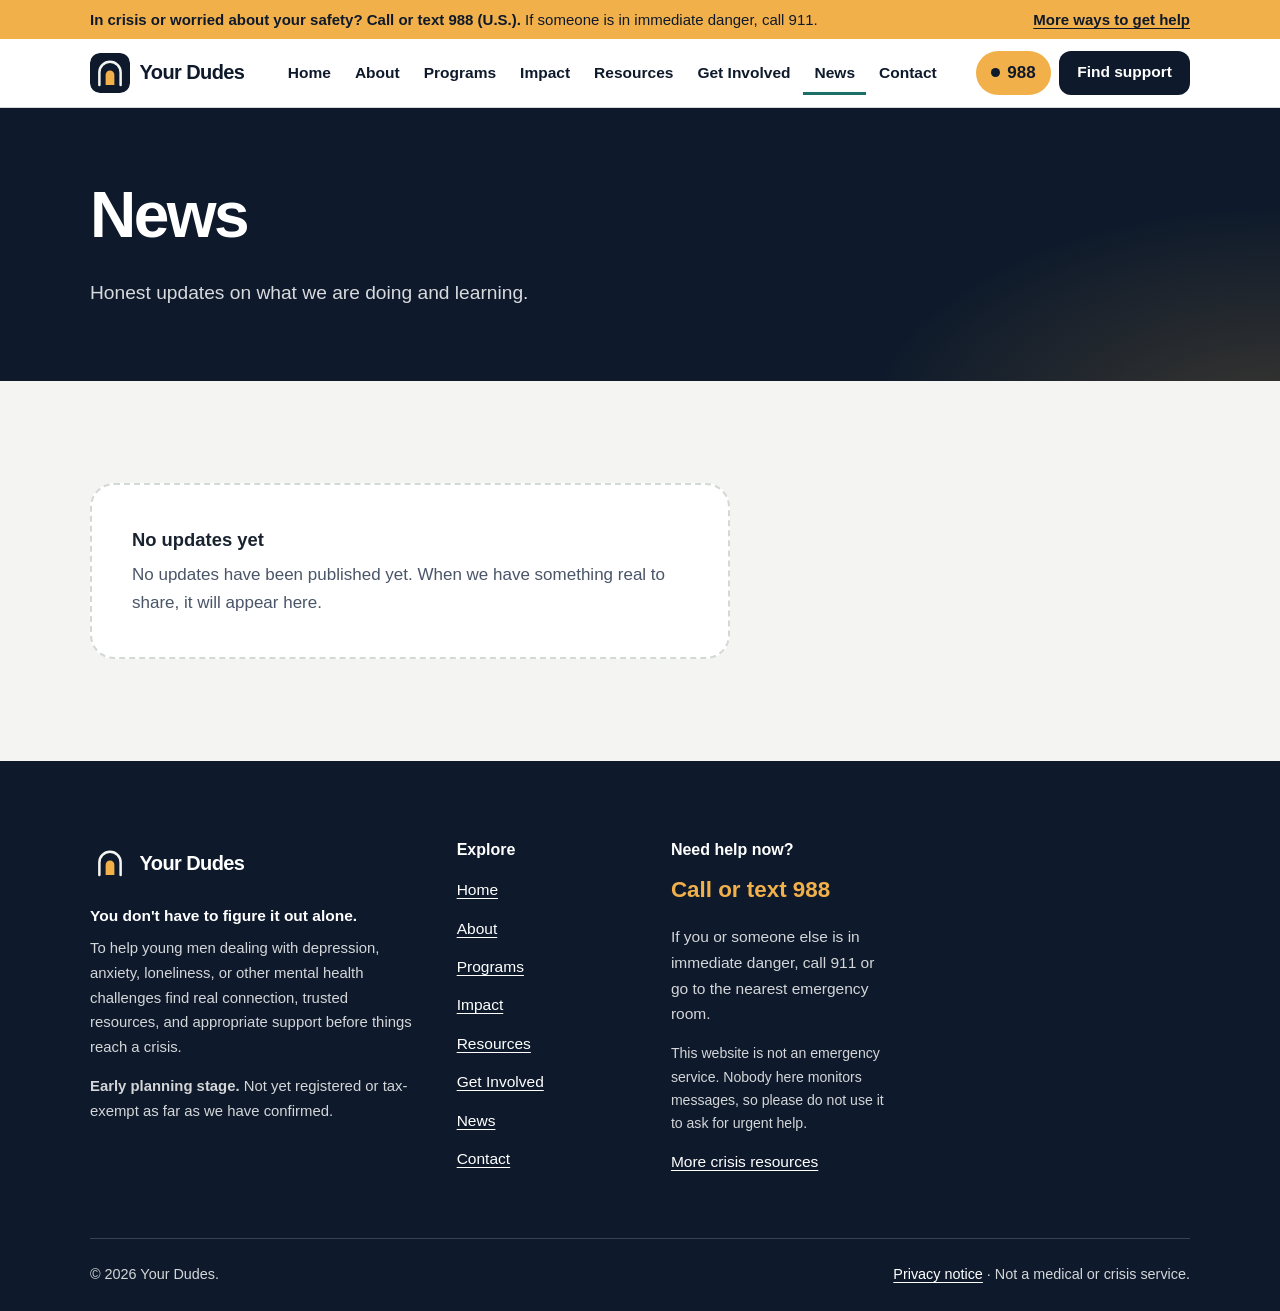
<file: news.html>
<!doctype html>
<html lang="en">
<head>
  <meta charset="utf-8">
  <meta name="viewport" content="width=device-width, initial-scale=1">
  <title>News | Your Dudes</title>
  <meta name="description" content="Published updates from Your Dudes.">
  <meta name="theme-color" content="#0E1A2B">
  <meta property="og:type" content="website">
  <meta property="og:site_name" content="Your Dudes">
  <meta property="og:title" content="News | Your Dudes">
  <meta property="og:description" content="Published updates from Your Dudes.">
  <meta name="twitter:card" content="summary_large_image">
  <meta name="twitter:title" content="News | Your Dudes">
  <meta name="twitter:description" content="Published updates from Your Dudes.">
  <!-- meta:start -->
  <!-- meta:end -->
  <link rel="icon" href="assets/icons/favicon.svg" type="image/svg+xml">
  <link rel="stylesheet" href="assets/css/styles.css">
  <script src="site-config.js" defer></script>
  <script src="assets/js/main.js" defer></script>
</head>
<body data-page="news">
  <a class="skip-link" href="#main">Skip to main content</a>
  <div id="crisis-strip"></div>
  <header id="site-header"></header>
  <main id="main" tabindex="-1">
    <noscript>
      <div class="container fallback" data-fallback>
        <h1>News</h1>
        <p>Your Dudes is a developing community initiative focused on men's mental health outreach and helping people access support. This website needs JavaScript to show its full content. Here are the essentials.</p>
        <p><strong>If you are in crisis or worried about your safety, call or text 988 (U.S.). If someone is in immediate danger, call 911.</strong> This website is not an emergency service.</p>
        <ul><li><a href="index.html">Home</a></li><li><a href="about.html">About</a></li><li><a href="programs.html">Programs</a></li><li><a href="impact.html">Impact</a></li><li><a href="resources.html">Resources</a></li><li><a href="get-involved.html">Get Involved</a></li><li><a href="news.html">News</a></li><li><a href="contact.html">Contact</a></li></ul>
      </div>
    </noscript>
  </main>
  <footer id="site-footer"></footer>
</body>
</html>
</file>
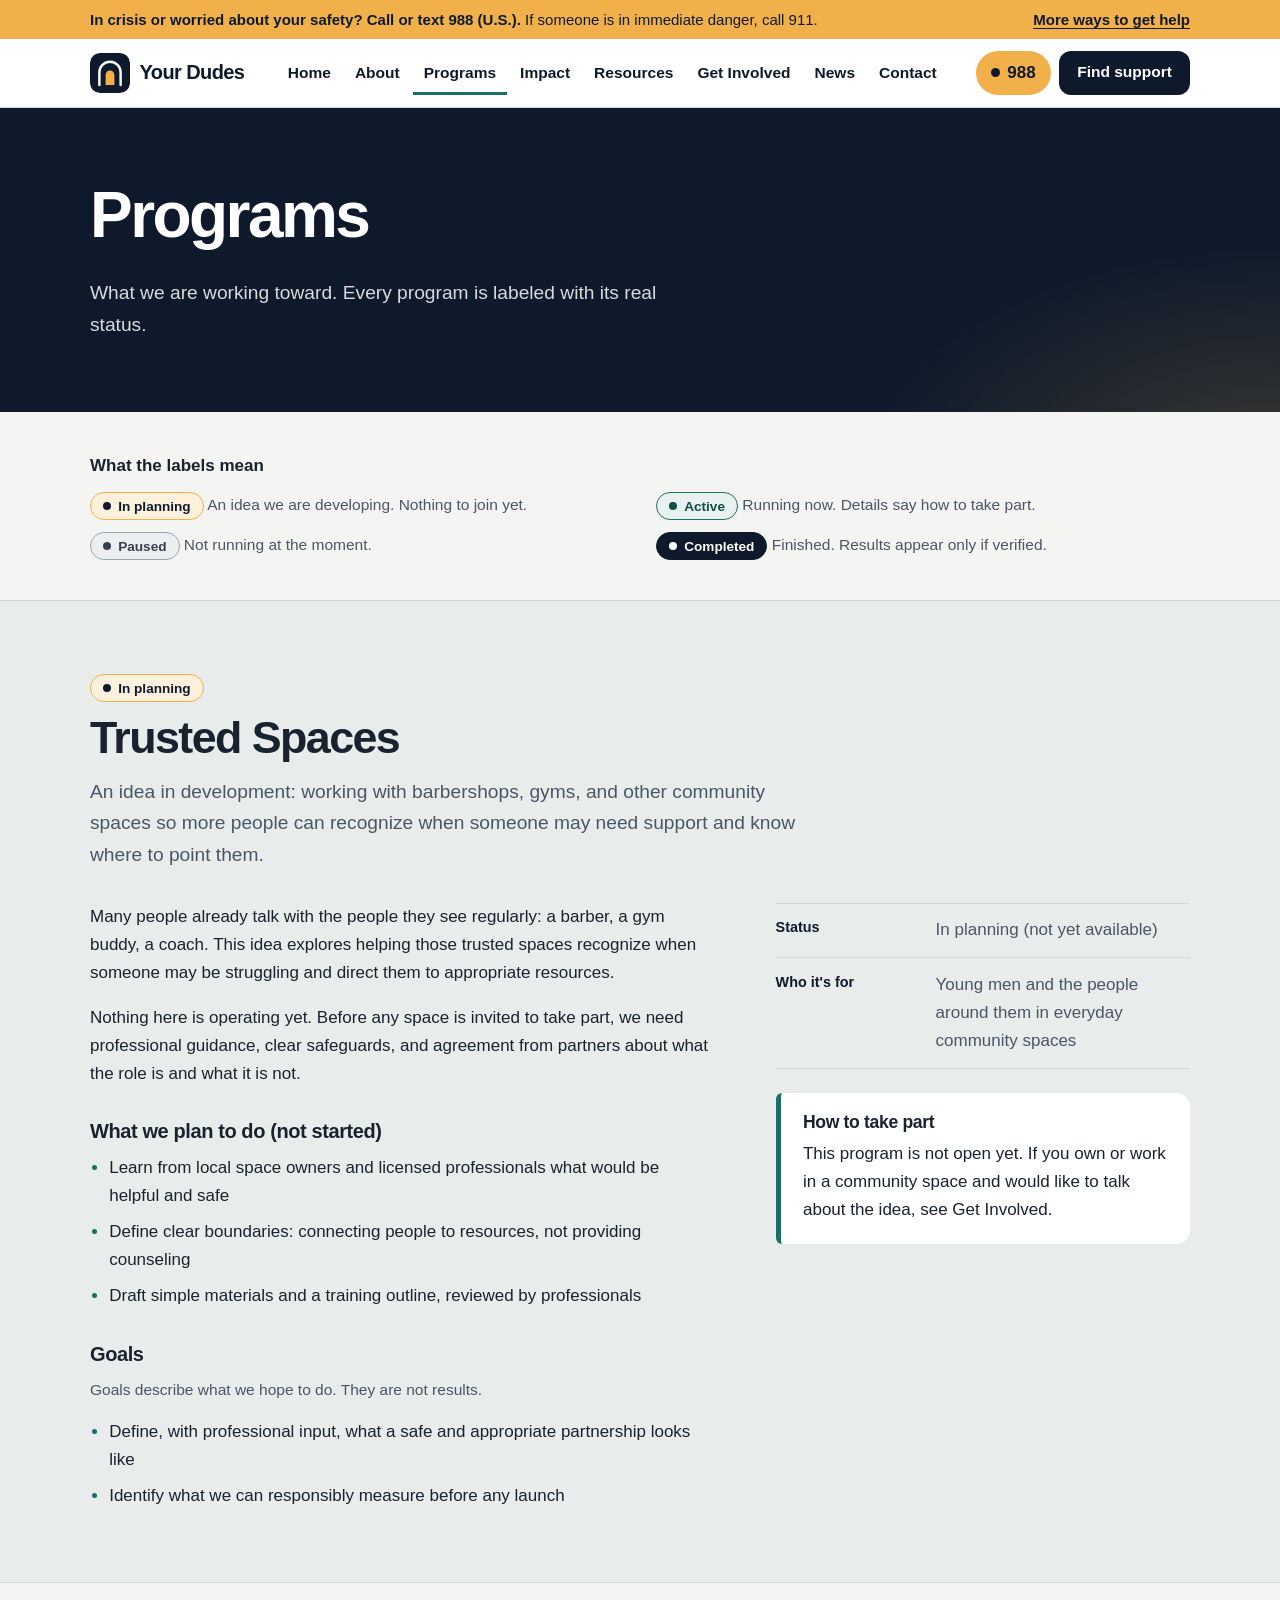
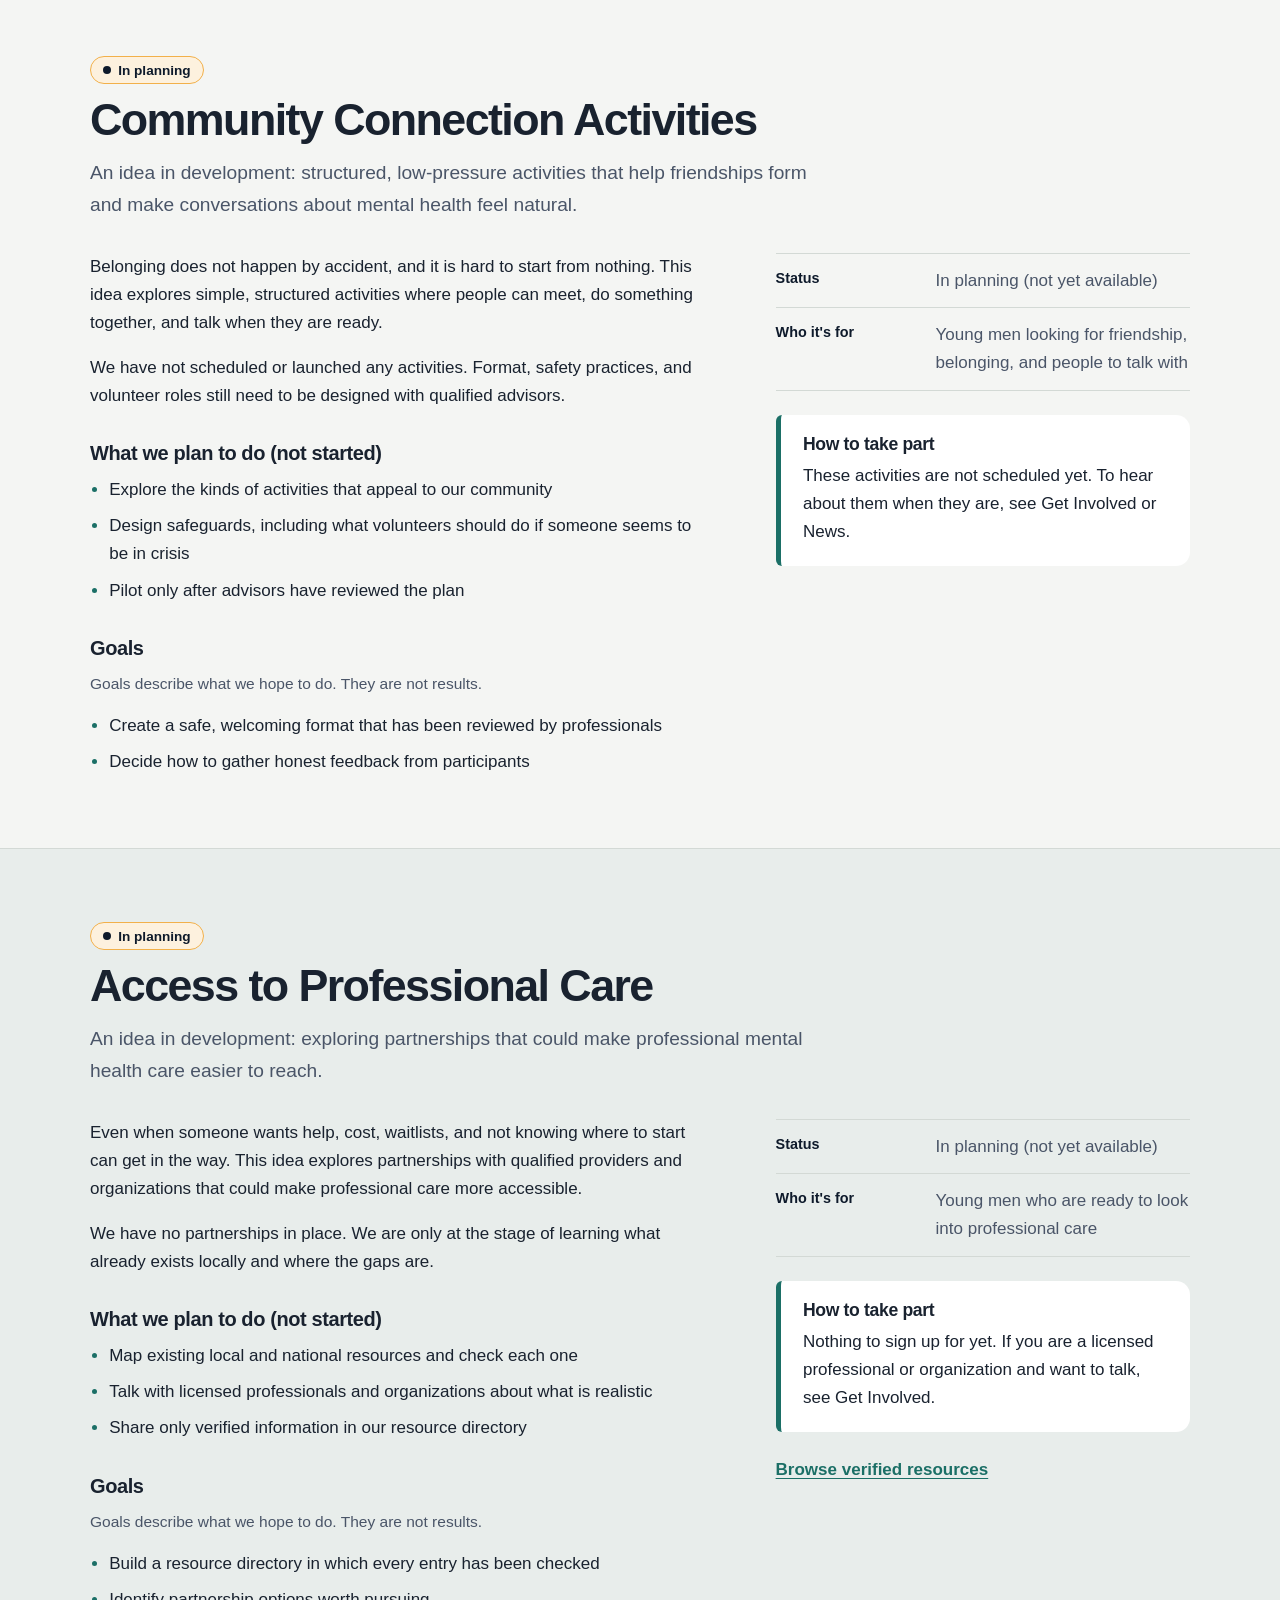
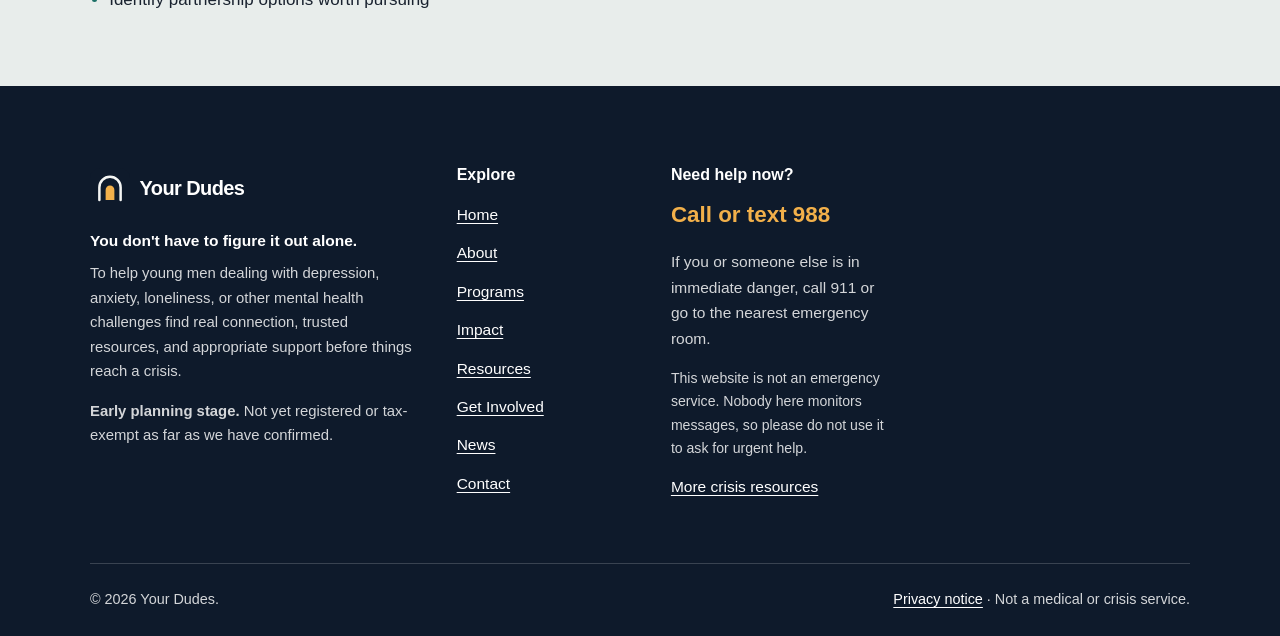
<file: programs.html>
<!doctype html>
<html lang="en">
<head>
  <meta charset="utf-8">
  <meta name="viewport" content="width=device-width, initial-scale=1">
  <title>Programs | Your Dudes</title>
  <meta name="description" content="Programs Your Dudes is planning, each labeled with its current status.">
  <meta name="theme-color" content="#0E1A2B">
  <meta property="og:type" content="website">
  <meta property="og:site_name" content="Your Dudes">
  <meta property="og:title" content="Programs | Your Dudes">
  <meta property="og:description" content="Programs Your Dudes is planning, each labeled with its current status.">
  <meta name="twitter:card" content="summary_large_image">
  <meta name="twitter:title" content="Programs | Your Dudes">
  <meta name="twitter:description" content="Programs Your Dudes is planning, each labeled with its current status.">
  <!-- meta:start -->
  <!-- meta:end -->
  <link rel="icon" href="assets/icons/favicon.svg" type="image/svg+xml">
  <link rel="stylesheet" href="assets/css/styles.css">
  <script src="site-config.js" defer></script>
  <script src="assets/js/main.js" defer></script>
</head>
<body data-page="programs">
  <a class="skip-link" href="#main">Skip to main content</a>
  <div id="crisis-strip"></div>
  <header id="site-header"></header>
  <main id="main" tabindex="-1">
    <noscript>
      <div class="container fallback" data-fallback>
        <h1>Programs</h1>
        <p>Your Dudes is a developing community initiative focused on men's mental health outreach and helping people access support. This website needs JavaScript to show its full content. Here are the essentials.</p>
        <p><strong>If you are in crisis or worried about your safety, call or text 988 (U.S.). If someone is in immediate danger, call 911.</strong> This website is not an emergency service.</p>
        <ul><li><a href="index.html">Home</a></li><li><a href="about.html">About</a></li><li><a href="programs.html">Programs</a></li><li><a href="impact.html">Impact</a></li><li><a href="resources.html">Resources</a></li><li><a href="get-involved.html">Get Involved</a></li><li><a href="news.html">News</a></li><li><a href="contact.html">Contact</a></li></ul>
      </div>
    </noscript>
  </main>
  <footer id="site-footer"></footer>
</body>
</html>
</file>
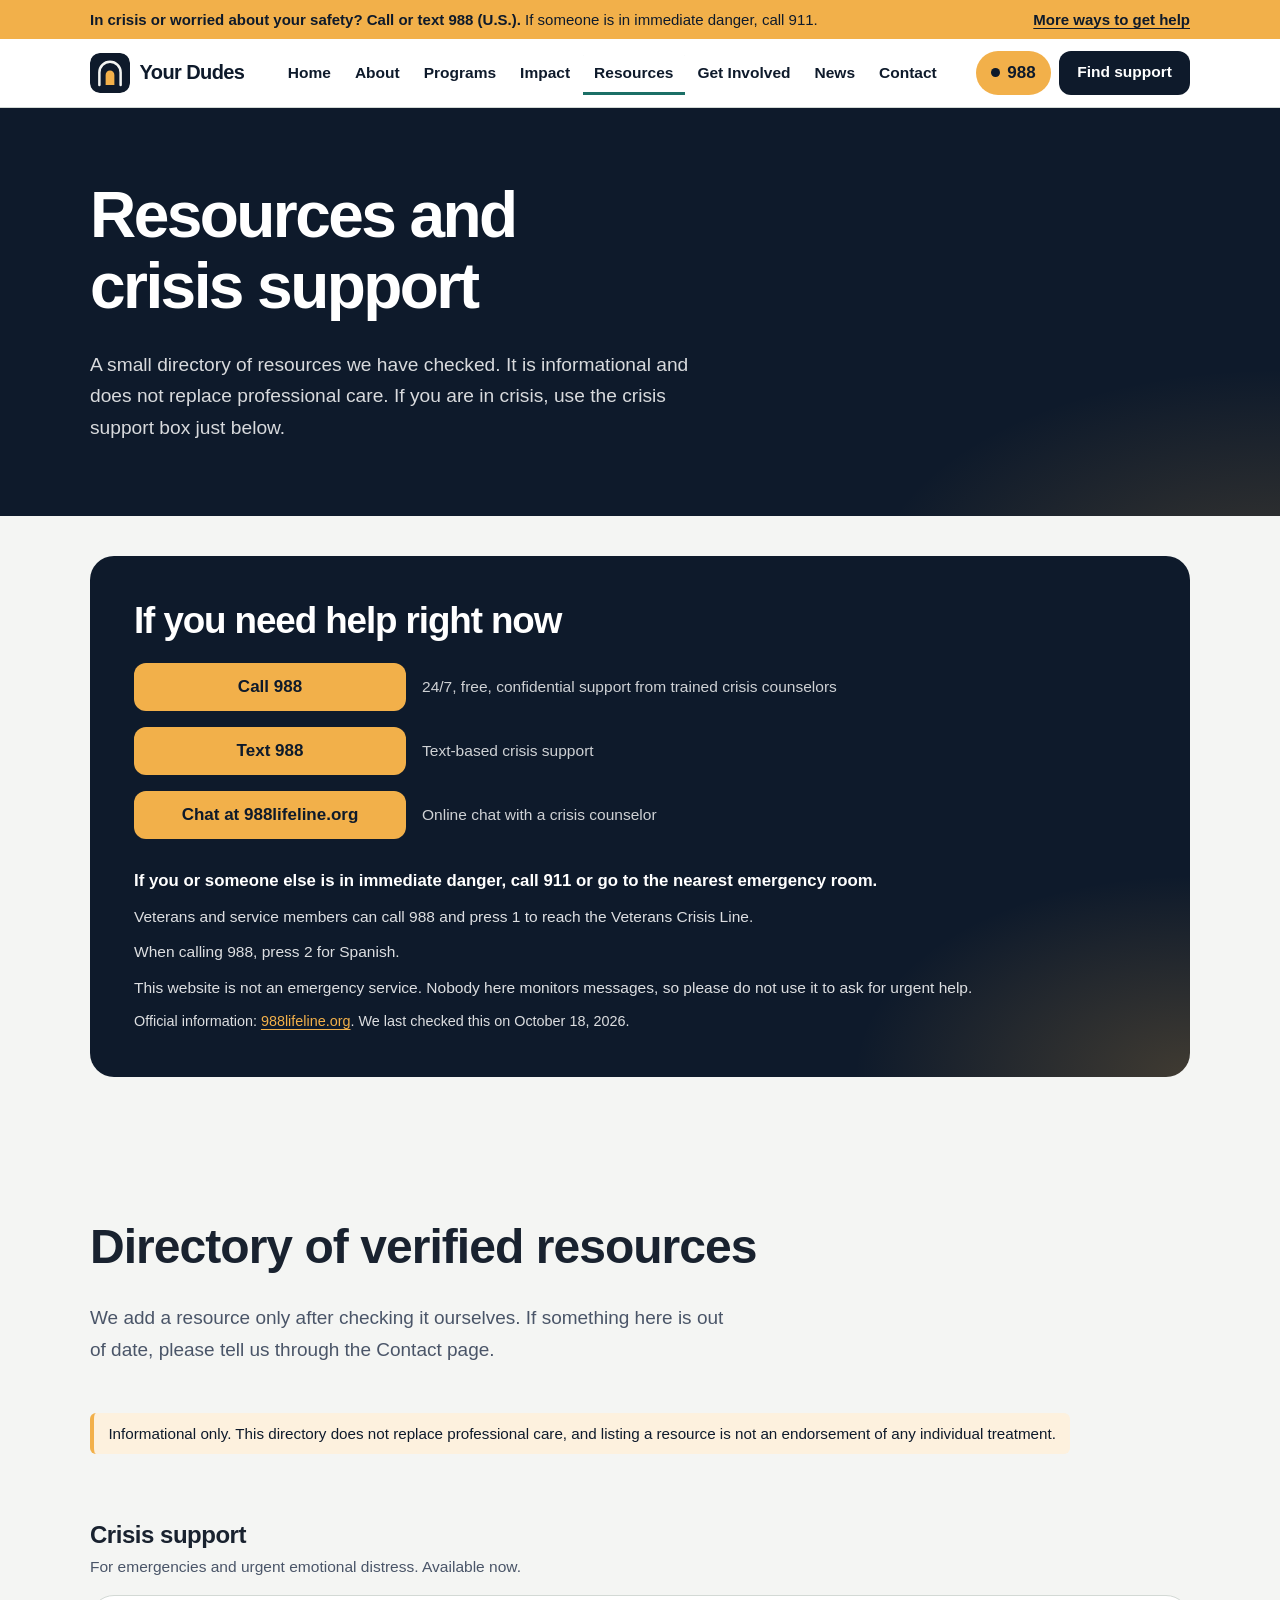
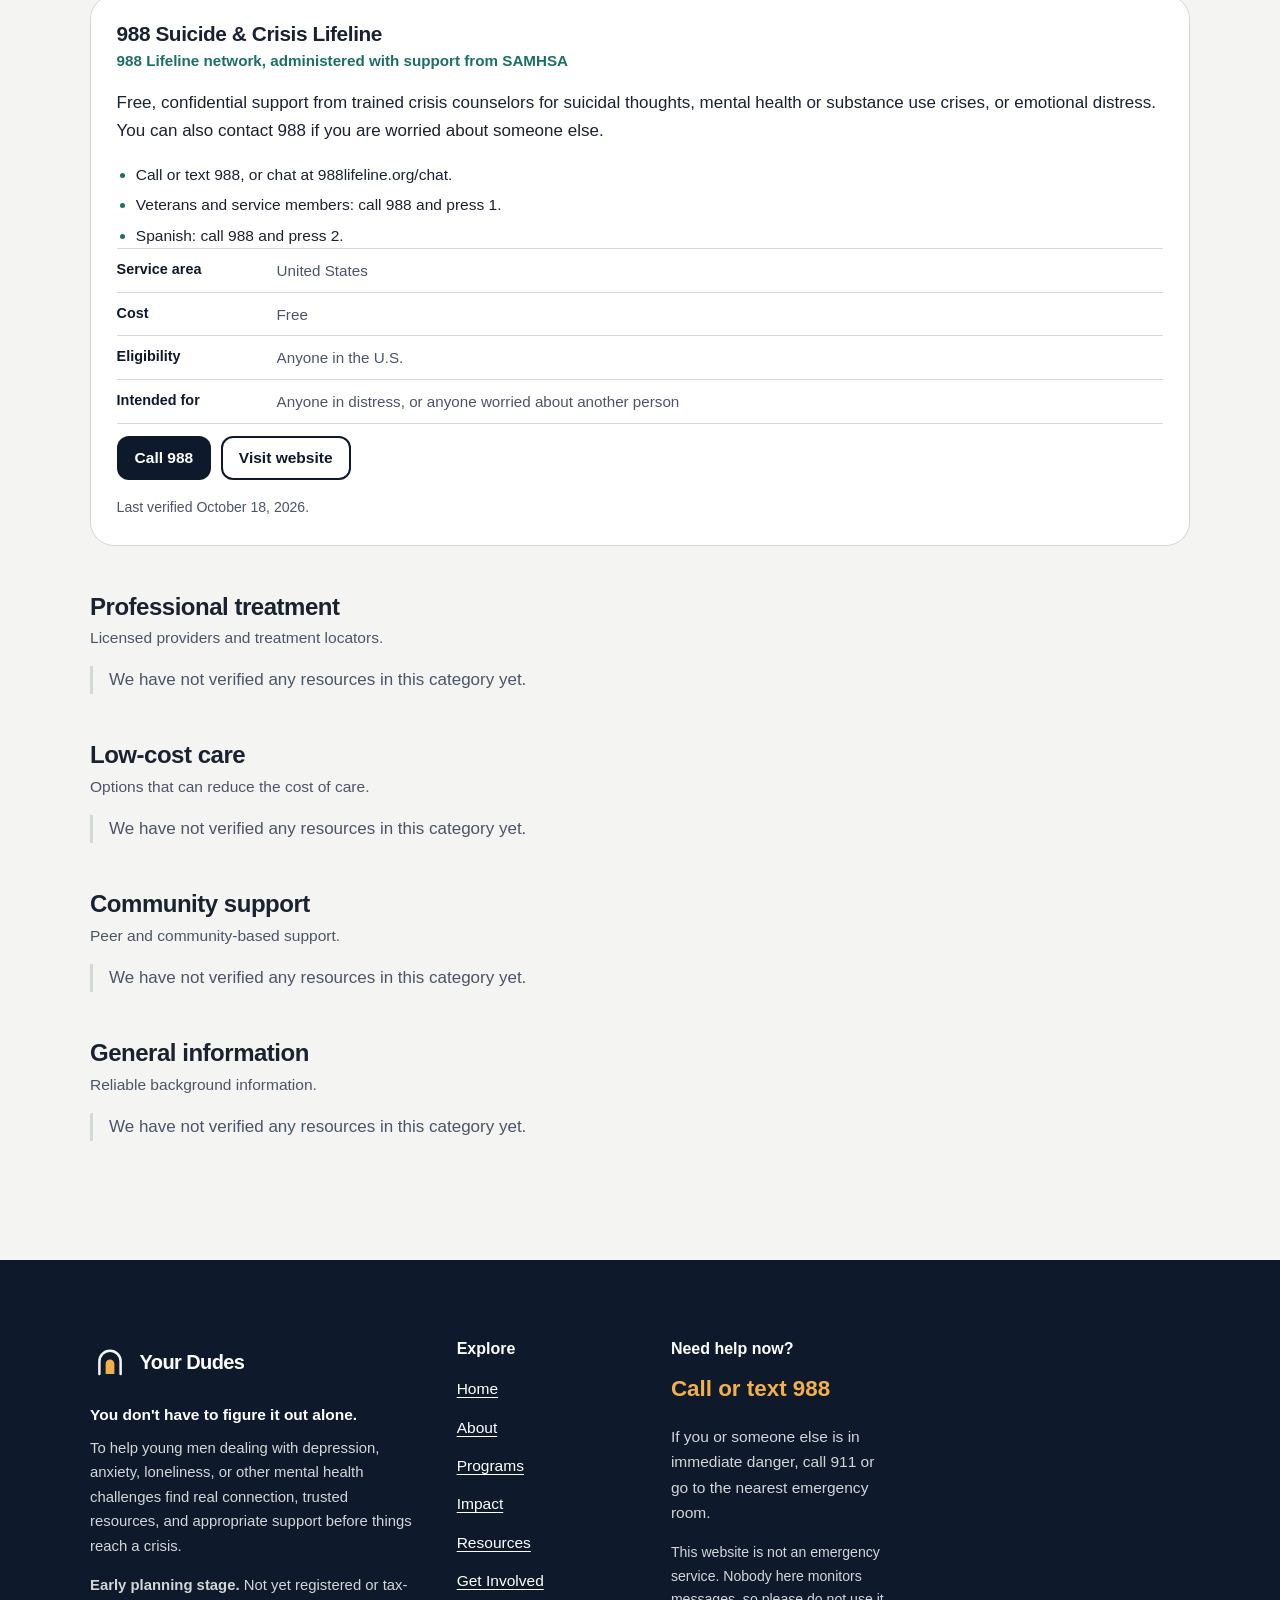
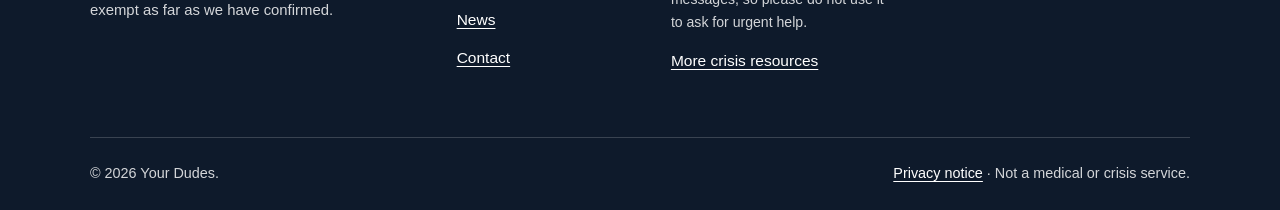
<file: resources.html>
<!doctype html>
<html lang="en">
<head>
  <meta charset="utf-8">
  <meta name="viewport" content="width=device-width, initial-scale=1">
  <title>Resources and crisis support | Your Dudes</title>
  <meta name="description" content="Crisis support information, including the 988 Suicide &amp; Crisis Lifeline, and a directory of verified resources.">
  <meta name="theme-color" content="#0E1A2B">
  <meta property="og:type" content="website">
  <meta property="og:site_name" content="Your Dudes">
  <meta property="og:title" content="Resources and crisis support | Your Dudes">
  <meta property="og:description" content="Crisis support information, including the 988 Suicide &amp; Crisis Lifeline, and a directory of verified resources.">
  <meta name="twitter:card" content="summary_large_image">
  <meta name="twitter:title" content="Resources and crisis support | Your Dudes">
  <meta name="twitter:description" content="Crisis support information, including the 988 Suicide &amp; Crisis Lifeline, and a directory of verified resources.">
  <!-- meta:start -->
  <!-- meta:end -->
  <link rel="icon" href="assets/icons/favicon.svg" type="image/svg+xml">
  <link rel="stylesheet" href="assets/css/styles.css">
  <script src="site-config.js" defer></script>
  <script src="assets/js/main.js" defer></script>
</head>
<body data-page="resources">
  <a class="skip-link" href="#main">Skip to main content</a>
  <div id="crisis-strip"></div>
  <header id="site-header"></header>
  <main id="main" tabindex="-1">
    <noscript>
      <div class="container fallback" data-fallback>
        <h1>Resources and crisis support</h1>
        <p>Your Dudes is a developing community initiative focused on men's mental health outreach and helping people access support. This website needs JavaScript to show its full content. Here are the essentials.</p>
        <p><strong>If you are in crisis or worried about your safety, call or text 988 (U.S.). If someone is in immediate danger, call 911.</strong> This website is not an emergency service.</p>
        <ul><li><a href="index.html">Home</a></li><li><a href="about.html">About</a></li><li><a href="programs.html">Programs</a></li><li><a href="impact.html">Impact</a></li><li><a href="resources.html">Resources</a></li><li><a href="get-involved.html">Get Involved</a></li><li><a href="news.html">News</a></li><li><a href="contact.html">Contact</a></li></ul>
      </div>
    </noscript>
  </main>
  <footer id="site-footer"></footer>
</body>
</html>
</file>
<file: assets/css/styles.css>
/* =============================================================================
   Your Dudes: styles
   Brand colors come from site-config.js (organization.colors) and override the
   defaults below at load time. Change them there, not here.
   Layout is mobile-first. Breakpoints: 640px, 900px, 1200px.
   ============================================================================= */

/* ---------- tokens ---------- */
:root {
  --ink: #0e1a2b;
  --ink-2: #1c293b;
  --ink-3: #2b384a;
  --paper: #f4f5f3;
  --tint: #e8edeb;
  --white: #ffffff;
  --line: #d3d9d5;
  --text: #19222f;
  --muted: #4a5568;
  --accent: #1b6f66;
  --accent-light: #8fcfc4;
  --accent-tint: #e3f0ee;
  --glow: #f2b04a;
  --glow-soft: #fcefd6;
  --focus: #0e1a2b;

  --font: "Avenir Next", "Avenir", "Segoe UI Variable Display", "Segoe UI", "Helvetica Neue", Helvetica, Arial, system-ui, sans-serif;

  --radius: 14px;
  --radius-lg: 24px;
  --gutter: clamp(1.25rem, 4vw, 2.5rem);
  --max: 1180px;
  --space-section: clamp(3.5rem, 8vw, 6.5rem);
}

/* ---------- base ---------- */
*, *::before, *::after { box-sizing: border-box; }

html {
  -webkit-text-size-adjust: 100%;
  scroll-padding-top: 6.5rem;
}

@media (prefers-reduced-motion: no-preference) {
  html { scroll-behavior: smooth; }
}

body {
  margin: 0;
  background: var(--paper);
  color: var(--text);
  font-family: var(--font);
  font-size: 1.0625rem;
  line-height: 1.65;
  overflow-wrap: break-word;
}

img { max-width: 100%; height: auto; display: block; }

h1, h2, h3, h4 {
  margin: 0 0 0.6em;
  line-height: 1.12;
  letter-spacing: -0.02em;
  font-weight: 800;
  text-wrap: balance;
}

p { margin: 0 0 1em; }
ul, ol { margin: 0; padding: 0; }

a { color: var(--accent); text-underline-offset: 0.18em; text-decoration-thickness: 1px; }
a:hover { text-decoration-thickness: 2px; }

:focus-visible {
  outline: 3px solid var(--focus);
  outline-offset: 3px;
  border-radius: 4px;
}

.hero, .page-hero, .section--dark, .site-footer, .crisis-box, .program-feature, .section--glow {
  --focus: var(--glow);
}
.section--glow, .crisis-strip { --focus: var(--ink); }

.visually-hidden {
  position: absolute !important;
  width: 1px; height: 1px;
  margin: -1px; padding: 0; overflow: hidden;
  clip: rect(0 0 0 0); clip-path: inset(50%);
  white-space: nowrap; border: 0;
}

.skip-link {
  position: absolute; left: 1rem; top: -4rem; z-index: 100;
  background: var(--ink); color: #fff; padding: 0.75rem 1.1rem;
  border-radius: 0 0 10px 10px; font-weight: 700; text-decoration: none;
}
.skip-link:focus { top: 0; }

.container {
  width: 100%;
  max-width: var(--max);
  margin-inline: auto;
  padding-inline: var(--gutter);
}

main:focus { outline: none; }

/* ---------- crisis strip ---------- */
.crisis-strip {
  background: var(--glow);
  color: var(--ink);
  font-size: 0.9375rem;
  line-height: 1.4;
}
.crisis-strip__inner {
  display: flex; flex-wrap: wrap; align-items: center;
  justify-content: space-between; gap: 0.25rem 1.5rem;
  padding-block: 0.55rem;
}
.crisis-strip__text { margin: 0; }
.crisis-strip a { color: var(--ink); font-weight: 700; }

/* ---------- header ---------- */
.site-header {
  position: sticky; top: 0; z-index: 50;
  background: var(--white);
  border-bottom: 1px solid var(--line);
}
.site-header__bar {
  display: flex; align-items: center; justify-content: space-between;
  gap: 0.75rem; min-height: 4.25rem; position: relative;
}

.brand {
  display: inline-flex; align-items: center; gap: 0.6rem;
  color: var(--ink); text-decoration: none; font-weight: 800;
  font-size: 1.25rem; letter-spacing: -0.03em; min-height: 44px; white-space: nowrap;
}
.brand:hover { text-decoration: none; }
.brand__mark { width: 40px; height: 40px; border-radius: 10px; }
.brand--footer { color: #fff; }

.site-header__actions { display: flex; align-items: center; gap: 0.5rem; }

.pill-988 {
  display: inline-flex; align-items: center; gap: 0.45rem;
  min-height: 44px; padding: 0 0.95rem;
  background: var(--glow); color: var(--ink);
  border-radius: 999px; font-weight: 800; text-decoration: none;
  letter-spacing: 0.01em;
}
.pill-988:hover { background: var(--ink); color: #fff; text-decoration: none; }
.pill-988__dot { width: 0.55rem; height: 0.55rem; border-radius: 50%; background: currentColor; }

.menu-toggle {
  display: inline-flex; align-items: center; gap: 0.5rem;
  min-height: 44px; padding: 0 0.85rem;
  background: transparent; color: var(--ink);
  border: 2px solid var(--ink); border-radius: 12px;
  font: inherit; font-weight: 700; cursor: pointer;
}
.menu-toggle:hover { background: var(--ink); color: #fff; }
.menu-toggle__bars, .menu-toggle__bars::before, .menu-toggle__bars::after {
  display: block; width: 1.1rem; height: 2px; background: currentColor; content: ""; position: relative;
}
.menu-toggle__bars::before { position: absolute; top: -6px; }
.menu-toggle__bars::after { position: absolute; top: 6px; }

.nav {
  display: none;
  position: absolute; top: 100%; left: 0; right: 0;
  background: var(--white);
  border-bottom: 1px solid var(--line);
  padding: 0.5rem var(--gutter) 1.25rem;
  box-shadow: 0 18px 30px -20px rgba(14, 26, 43, 0.35);
}
.nav.is-open { display: block; }
.nav__list { list-style: none; display: grid; gap: 0.15rem; }
.nav__link {
  display: flex; align-items: center; min-height: 48px;
  padding: 0 0.5rem; color: var(--ink); font-weight: 600;
  text-decoration: none; border-radius: 8px;
}
.nav__link:hover { background: var(--tint); }
.nav__link[aria-current="page"] {
  font-weight: 800;
  box-shadow: inset 4px 0 0 var(--accent);
  padding-left: 0.9rem;
}

.site-header .site-header__cta { display: none; }

@media (max-width: 399px) {
  .menu-toggle__label {
    position: absolute; width: 1px; height: 1px; overflow: hidden;
    clip: rect(0 0 0 0); white-space: nowrap;
  }
  .brand { font-size: 1.1rem; }
}

@media (min-width: 1040px) {
  .menu-toggle { display: none; }
  .nav {
    display: block; position: static; background: none; border: 0;
    padding: 0; box-shadow: none; margin-inline: auto 1rem;
  }
  .nav__list { display: flex; gap: 0.1rem; }
  .nav__link { min-height: 44px; padding: 0 0.7rem; font-size: 0.97rem; border-radius: 8px; }
  .nav__link[aria-current="page"] {
    box-shadow: inset 0 -3px 0 var(--accent);
    padding-left: 0.7rem; border-radius: 8px 8px 0 0;
  }
}
@media (min-width: 1200px) {
  .site-header .site-header__cta { display: inline-flex; }
}

/* ---------- buttons ---------- */
.btn {
  display: inline-flex; align-items: center; justify-content: center;
  min-height: 48px; padding: 0.7rem 1.4rem;
  font: inherit; font-weight: 700; line-height: 1.2; text-align: center;
  text-decoration: none; border-radius: 12px;
  border: 2px solid transparent; cursor: pointer;
  transition: background-color 0.15s, color 0.15s, border-color 0.15s;
}
.btn:hover { text-decoration: none; }
.btn--sm { min-height: 44px; padding: 0.5rem 1rem; font-size: 0.97rem; }
.btn--solid { background: var(--ink); color: #fff; }
.btn--solid:hover { background: var(--accent); }
.btn--glow { background: var(--glow); color: var(--ink); }
.btn--glow:hover { background: #fff; }
.btn--line { color: #fff; border-color: rgba(255, 255, 255, 0.7); background: transparent; }
.btn--line:hover { background: rgba(255, 255, 255, 0.14); border-color: #fff; }
.btn--line-dark { color: var(--ink); border-color: var(--ink); background: transparent; }
.btn--line-dark:hover { background: var(--ink); color: #fff; }

.section--glow .btn--glow { background: var(--ink); color: #fff; }
.section--glow .btn--glow:hover { background: var(--accent); }
.section--glow .btn--line { color: var(--ink); border-color: var(--ink); }
.section--glow .btn--line:hover { background: rgba(14, 26, 43, 0.1); border-color: var(--ink); }

.actions { display: flex; flex-wrap: wrap; gap: 0.85rem; margin-top: 1.75rem; }
.actions--tight { margin-top: 0.75rem; gap: 0.6rem; }

.text-link { font-weight: 700; }
.text-link--light { color: var(--glow); }

/* ---------- sections ---------- */
.section { padding-block: var(--space-section); }
.section--tight { padding-block: clamp(1.5rem, 4vw, 2.5rem); }
.section--tint { background: var(--tint); }
.section--dark { background: var(--ink); color: #fff; }
.section--dark a { color: var(--glow); }
.section--glow { background: var(--glow); color: var(--ink); }

.section-head { margin-bottom: clamp(1.75rem, 4vw, 3rem); max-width: 44rem; }
.section-title { font-size: clamp(1.9rem, 4.2vw, 3rem); }
.section-title--sm { font-size: clamp(1.4rem, 3vw, 1.9rem); }
.lede { font-size: 1.1875rem; color: var(--muted); max-width: 40rem; }
.lede--wide { max-width: 50rem; margin-top: 2rem; }
.section--dark .lede { color: rgba(255, 255, 255, 0.82); }
.muted { color: var(--muted); font-size: 0.97rem; }
.section--dark .muted { color: rgba(255, 255, 255, 0.78); }
.prose-p { max-width: 38rem; }
.prose { max-width: 40rem; }
.prose h3 { margin-top: 1.6em; font-size: 1.25rem; }
.narrow { max-width: 46rem; }
.section-link { margin-top: 2rem; margin-bottom: 0; }
.mini-title { font-size: 1.1rem; margin-top: 1.75rem; }

.note-chip {
  display: inline-block; margin: 0 0 1.25rem; padding: 0.5rem 0.9rem;
  background: var(--glow-soft); color: var(--ink);
  border-left: 4px solid var(--glow); border-radius: 6px; font-size: 0.95rem;
}

.split { display: grid; gap: clamp(2rem, 5vw, 3rem); }
.split__lead > :last-child, .split__aside > :last-child { margin-bottom: 0; }
@media (min-width: 900px) {
  .split { grid-template-columns: 1fr 1fr; gap: clamp(3rem, 7vw, 6rem); align-items: start; }
  .split--wide-left { grid-template-columns: 0.9fr 1.1fr; }
}
.two-col { display: grid; gap: 2.5rem; }
@media (min-width: 900px) { .two-col { grid-template-columns: 1fr 1fr; gap: 4rem; } }

/* ---------- hero (home) ---------- */
.hero {
  background:
    radial-gradient(60rem 36rem at 85% 110%, rgba(242, 176, 74, 0.22), transparent 60%),
    var(--ink);
  color: #fff;
  padding-block: clamp(2.75rem, 7vw, 5.5rem) clamp(3rem, 7vw, 5.5rem);
  overflow: hidden;
}
.hero__grid { display: grid; gap: clamp(2rem, 5vw, 3rem); align-items: center; }
.hero__status {
  display: inline-flex; align-items: center; gap: 0.6rem;
  margin: 0 0 1.25rem; padding: 0.35rem 0.9rem;
  border: 1px solid rgba(255, 255, 255, 0.28); border-radius: 999px;
  font-size: 0.95rem; color: rgba(255, 255, 255, 0.9);
}
.hero__dot { width: 0.6rem; height: 0.6rem; border-radius: 50%; background: var(--glow); box-shadow: 0 0 0 4px rgba(242, 176, 74, 0.25); }
.hero__title {
  font-size: clamp(2.6rem, 8.2vw, 5.4rem);
  line-height: 0.98; letter-spacing: -0.045em; margin-bottom: 0.45em;
  max-width: 13ch;
}
.hero__subtitle { font-size: clamp(1.1rem, 2.2vw, 1.3rem); color: rgba(255, 255, 255, 0.84); max-width: 34rem; }
.hero__art {
  margin: 0; justify-self: center; width: min(100%, 21rem);
  aspect-ratio: 640 / 720;
  border-radius: 999px 999px 28px 28px;
  overflow: hidden; border: 1px solid rgba(255, 255, 255, 0.16);
  background: var(--ink-2);
}
.hero__img { width: 100%; height: 100%; object-fit: cover; }
.hero--no-art .hero__title { max-width: 16ch; }
@media (min-width: 900px) {
  .hero__grid { grid-template-columns: 1.15fr 0.85fr; }
  .hero__art { justify-self: end; width: min(100%, 27rem); }
}

/* ---------- page hero (inner pages) ---------- */
.page-hero {
  background:
    radial-gradient(40rem 22rem at 100% 120%, rgba(242, 176, 74, 0.2), transparent 65%),
    var(--ink);
  color: #fff;
  padding-block: clamp(2.5rem, 6vw, 4.5rem);
}
.page-hero__title { font-size: clamp(2.2rem, 5.5vw, 4rem); letter-spacing: -0.04em; margin-bottom: 0.4em; max-width: 18ch; }
.page-hero__intro { font-size: 1.2rem; color: rgba(255, 255, 255, 0.84); max-width: 38rem; margin: 0; }
.page-hero--lost { padding-block: clamp(3.5rem, 9vw, 7rem); }

/* ---------- problem + ledger ---------- */
.ledger-title { font-size: 1.25rem; margin-bottom: 0.4em; }
.ledger { list-style: none; margin-top: 1rem; }
.ledger__item { padding-block: 1.4rem; border-top: 1px solid var(--line); display: grid; gap: 0.35rem; }
.ledger__item:last-child { border-bottom: 1px solid var(--line); }
.ledger__value { margin: 0; font-size: clamp(1.9rem, 4vw, 2.5rem); font-weight: 800; letter-spacing: -0.03em; color: var(--accent); line-height: 1.1; }
.ledger__unit { margin: 0; font-weight: 700; color: var(--ink); }
.ledger__measures, .ledger__source { margin: 0.35rem 0 0; font-size: 0.95rem; color: var(--muted); }
.section--tint .ledger__item { border-color: #c4ccc8; }

/* ---------- mission + values ---------- */
.mission { display: grid; gap: clamp(2.5rem, 6vw, 4rem); }
.mission__title { font-size: clamp(2rem, 4.8vw, 3.4rem); letter-spacing: -0.035em; max-width: 16ch; }
.mission__intro { font-size: 1.2rem; color: rgba(255, 255, 255, 0.86); max-width: 34rem; }
.mission__statement { margin-top: 2rem; padding-top: 1.5rem; border-top: 1px solid rgba(255, 255, 255, 0.22); color: rgba(255, 255, 255, 0.82); max-width: 34rem; }
.mission__label { color: #fff; font-weight: 800; }
.mission__more { margin: 2.5rem 0 0; }
.values { list-style: none; display: grid; }
.values__item { padding-block: 1.25rem; border-top: 1px solid rgba(255, 255, 255, 0.2); position: relative; padding-left: 1.6rem; }
.values__item:last-child { border-bottom: 1px solid rgba(255, 255, 255, 0.2); }
.values__item::before { content: ""; position: absolute; left: 0; top: 1.85rem; width: 0.6rem; height: 0.6rem; border-radius: 50%; background: var(--glow); }
.values__title { font-size: 1.2rem; margin-bottom: 0.3em; }
.values__item p { margin: 0; color: rgba(255, 255, 255, 0.8); }
@media (min-width: 900px) { .mission { grid-template-columns: 1.05fr 0.95fr; align-items: start; } }

.values--page { display: grid; gap: 0 clamp(2rem, 6vw, 5rem); }
.values--page .values__item { border-color: #c4ccc8; padding-left: 1.6rem; }
.values--page .values__item:last-child { border-bottom: 0; }
.values--page .values__item::before { background: var(--accent); }
.values--page .values__item p { color: var(--muted); }
@media (min-width: 760px) {
  .values--page { grid-template-columns: 1fr 1fr; }
  .values--page .values__item:nth-last-child(2) { border-bottom: 0; }
}

/* about: mission + vision */
.mv { display: grid; gap: 2.5rem; }
.mv__label { font-size: 1rem; color: var(--accent); margin-bottom: 0.5em; }
.mv__text { font-size: clamp(1.4rem, 3vw, 2.1rem); line-height: 1.3; font-weight: 700; letter-spacing: -0.02em; margin: 0; max-width: 28em; }
.mv__block--vision .mv__text { font-weight: 500; }
@media (min-width: 900px) {
  .mv { grid-template-columns: 1.3fr 1fr; gap: 5rem; align-items: start; }
  .mv__block--vision { padding-top: 2.5rem; border-top: 3px solid var(--glow); }
}

/* ---------- badges + programs ---------- */
.badge {
  display: inline-flex; align-items: center; gap: 0.45rem;
  padding: 0.22rem 0.75rem; border-radius: 999px;
  font-size: 0.85rem; font-weight: 700; line-height: 1.4;
  border: 1px solid transparent;
}
.badge__dot { width: 0.5rem; height: 0.5rem; border-radius: 50%; background: currentColor; }
.badge--planning { background: var(--glow-soft); color: var(--ink); border-color: var(--glow); }
.badge--active { background: var(--accent-tint); color: #0f4f48; border-color: var(--accent); }
.badge--paused { background: #eceff1; color: #36404d; border-color: #9aa5b1; }
.badge--completed { background: var(--ink); color: #fff; border-color: var(--ink); }
.program-note { font-size: 0.9rem; font-weight: 600; opacity: 0.85; }

.programs-layout { display: grid; gap: 1.25rem; }
@media (min-width: 900px) { .programs-layout { grid-template-columns: 1.15fr 1fr; gap: 1.5rem; } }
.programs-stack { display: grid; gap: 1.25rem; align-content: start; }

.program-feature, .program-row { position: relative; border-radius: var(--radius-lg); }
.program-feature {
  background: var(--ink); color: #fff;
  padding: clamp(1.75rem, 4vw, 2.75rem);
  display: flex; flex-direction: column; justify-content: space-between; gap: 1rem;
  background-image: radial-gradient(24rem 16rem at 100% 100%, rgba(242, 176, 74, 0.2), transparent 70%);
}
.program-feature__top, .program-row__top { display: flex; flex-wrap: wrap; align-items: center; gap: 0.5rem 0.9rem; margin-bottom: 1rem; }
.program-feature__name { font-size: clamp(1.7rem, 3.4vw, 2.4rem); letter-spacing: -0.03em; margin-bottom: 0.4em; }
.program-feature__name a, .program-row__name a { color: inherit; text-decoration: none; }
.program-feature__text { color: rgba(255, 255, 255, 0.84); }
.program-feature__more { margin: 0; font-weight: 700; color: var(--glow); text-decoration: underline; text-underline-offset: 0.2em; }
.program-feature:hover { box-shadow: 0 0 0 3px var(--glow); }

.program-row { background: var(--white); border: 1px solid var(--line); padding: 1.5rem 1.6rem; }
.program-row__name { font-size: 1.3rem; margin-bottom: 0.35em; }
.program-row__text { margin: 0; color: var(--muted); font-size: 1rem; }
.program-row:hover { border-color: var(--ink); }

.stretched::after { content: ""; position: absolute; inset: 0; border-radius: inherit; }
.stretched:focus-visible { outline: none; }
.program-feature:focus-within, .program-row:focus-within { outline: 3px solid var(--focus); outline-offset: 3px; }
.program-row:focus-within { --focus: var(--ink); }

/* programs page */
.status-key__title { font-weight: 800; margin-bottom: 0.75rem; }
.status-key ul { list-style: none; display: grid; gap: 0.6rem; }
@media (min-width: 900px) { .status-key ul { grid-template-columns: repeat(2, 1fr); gap: 0.75rem 2rem; } }
.status-key li { font-size: 0.97rem; color: var(--muted); }
.program-wrap { padding-block: clamp(2.5rem, 6vw, 4.5rem); border-top: 1px solid var(--line); }
.program-wrap:nth-child(odd) { background: var(--tint); }
.program__head { margin-bottom: 2rem; max-width: 46rem; }
.program__name { font-size: clamp(1.9rem, 4vw, 2.8rem); letter-spacing: -0.035em; margin: 0.6rem 0 0.3em; }
.program__short { font-size: 1.2rem; color: var(--muted); margin: 0; }
.program__grid { display: grid; gap: 2.5rem; }
@media (min-width: 900px) { .program__grid { grid-template-columns: 1.5fr 1fr; gap: 4rem; align-items: start; } }
.program__figure { margin: 0 0 1.5rem; }
.program__img { border-radius: var(--radius); width: 100%; }
.program__side { display: grid; gap: 1.5rem; }
.program__links { display: grid; gap: 0.4rem; margin: 0; }
.program:target { scroll-margin-top: 7rem; }

/* facts */
.facts { margin: 0; display: grid; gap: 0; border-top: 1px solid var(--line); }
.facts__row { display: grid; gap: 0.1rem; padding-block: 0.8rem; border-bottom: 1px solid var(--line); }
.facts dt { font-weight: 800; font-size: 0.9rem; color: var(--ink); }
.facts dd { margin: 0; color: var(--muted); }
.facts--small .facts__row { padding-block: 0.55rem; font-size: 0.95rem; }
@media (min-width: 480px) {
  .facts__row { grid-template-columns: 9rem 1fr; gap: 1rem; }
}
.section--tint .facts, .section--tint .facts__row { border-color: #c4ccc8; }

.callout { background: var(--white); border-left: 5px solid var(--accent); border-radius: 6px 14px 14px 6px; padding: 1.25rem 1.4rem; }
.callout--warn { border-left-color: var(--glow); }
.callout__title { font-size: 1.1rem; margin-bottom: 0.4em; }
.callout p:last-child { margin-bottom: 0; }

/* lists */
.list { padding-left: 1.2rem; display: grid; gap: 0.5rem; }
.list li::marker { color: var(--accent); }
.list--tight { gap: 0.3rem; font-size: 0.97rem; }
.list--light { color: rgba(255, 255, 255, 0.9); font-size: 1.1rem; gap: 1rem; }
.list--light li::marker { color: var(--glow); }
.list--goals { list-style: circle; font-size: 1.1rem; gap: 0.9rem; }
.goals { border: 2px dashed var(--accent); border-radius: var(--radius-lg); padding: clamp(1.25rem, 3vw, 2rem); max-width: 48rem; }

/* ---------- community path (a true sequence) ---------- */
.path { list-style: none; counter-reset: step; display: grid; gap: 0; position: relative; }
.path__step { counter-increment: step; position: relative; padding: 0 0 2rem 3.6rem; }
.path__step:last-child { padding-bottom: 0; }
.path__step::before {
  content: counter(step); position: absolute; left: 0; top: 0;
  width: 2.5rem; height: 2.5rem; border-radius: 50%;
  display: grid; place-items: center;
  background: var(--ink); color: var(--glow); font-weight: 800;
}
.path__step::after { content: ""; position: absolute; left: 1.2rem; top: 2.75rem; bottom: 0.25rem; width: 2px; background: var(--line); }
.path__step:last-child::after { display: none; }
.path__title { font-size: 1.3rem; margin-bottom: 0.25em; }
.path__step p { margin: 0; color: var(--muted); max-width: 30rem; }

/* ---------- impact ---------- */
.early-panel { border: 2px dashed var(--accent); border-radius: var(--radius-lg); padding: clamp(1.5rem, 4vw, 2.75rem); max-width: 50rem; background: var(--white); }
.early-panel__title { font-size: clamp(1.4rem, 3vw, 1.9rem); }
.early-panel p:last-child { margin-bottom: 0; }
.metrics { list-style: none; display: grid; gap: 1.25rem; grid-template-columns: repeat(auto-fit, minmax(16.5rem, 1fr)); }
.metric { background: var(--white); border: 1px solid var(--line); border-radius: var(--radius-lg); padding: 1.6rem; }
.metric__value { font-size: clamp(2.2rem, 5vw, 3rem); font-weight: 800; letter-spacing: -0.04em; color: var(--accent); margin: 0; line-height: 1.1; }
.metric__unit { font-size: 1rem; font-weight: 700; color: var(--ink); letter-spacing: 0; }
.metric__name { font-size: 1.15rem; margin-top: 0.4rem; }
.timeline { list-style: none; display: grid; gap: 1rem; }
.timeline li { display: grid; gap: 0.1rem; border-left: 3px solid var(--accent); padding-left: 1rem; }
.timeline__date { font-weight: 800; font-size: 0.9rem; }
.lesson { margin-bottom: 1.25rem; }
.reports { list-style: none; display: grid; gap: 1.25rem; max-width: 46rem; }
.reports li { padding-bottom: 1.25rem; border-bottom: 1px solid #c4ccc8; }
.reports h3 { font-size: 1.2rem; margin-bottom: 0.2em; }

/* ---------- empty states ---------- */
.empty { border: 2px dashed var(--line); border-radius: var(--radius-lg); padding: clamp(1.5rem, 4vw, 2.5rem); max-width: 40rem; background: var(--white); }
.section--tint .empty { border-color: #aeb8b3; }
.empty__title { font-weight: 800; font-size: 1.15rem; margin-bottom: 0.3em; }
.empty__body { margin: 0; color: var(--muted); }

/* ---------- leadership ---------- */
.people-group + .people-group { margin-top: 3rem; }
.people-group__title { font-size: 1.3rem; margin-bottom: 1rem; }
.people { list-style: none; display: grid; gap: 1.5rem; grid-template-columns: repeat(auto-fill, minmax(17rem, 1fr)); }
.person { display: flex; gap: 1rem; align-items: flex-start; background: var(--white); border: 1px solid var(--line); border-radius: var(--radius-lg); padding: 1.4rem; }
.person__avatar { flex: none; width: 4.5rem; height: 4.5rem; border-radius: 50%; overflow: hidden; display: grid; place-items: center; background: var(--ink); color: var(--glow); font-weight: 800; font-size: 1.35rem; }
.person__img { width: 100%; height: 100%; object-fit: cover; }
.person__name { font-size: 1.15rem; margin: 0; }
.person__role { margin: 0.1rem 0 0.4rem; font-weight: 700; color: var(--accent); }
.person__cred { margin: 0 0 0.4rem; font-size: 0.9rem; font-weight: 700; }
.person__bio { font-size: 0.97rem; color: var(--muted); margin-bottom: 0.5rem; }

.partners { list-style: none; display: grid; gap: 1.5rem; grid-template-columns: repeat(auto-fill, minmax(16rem, 1fr)); }
.partner { background: var(--white); border: 1px solid var(--line); border-radius: var(--radius-lg); padding: 1.5rem; }
.partner__fig { margin: 0 0 1rem; }
.partner__logo { max-height: 4rem; width: auto; }
.partner__name { font-size: 1.15rem; margin-bottom: 0.2em; }
.partner__type { color: var(--accent); font-weight: 700; margin-bottom: 0.5em; }

/* ---------- news ---------- */
.news-list { display: grid; gap: 0; max-width: 52rem; }
.news { padding-block: 1.75rem; border-top: 1px solid var(--line); }
.news:last-child { border-bottom: 1px solid var(--line); }
.news__meta { display: flex; flex-wrap: wrap; gap: 0.25rem 1rem; font-size: 0.92rem; font-weight: 700; color: var(--muted); margin-bottom: 0.4rem; }
.news__cat { color: var(--accent); }
.news__title { font-size: 1.5rem; margin-bottom: 0.3em; }
.news__summary { color: var(--muted); max-width: 40rem; }
.news__fig { margin: 1rem 0; max-width: 40rem; }
.news__img { border-radius: var(--radius); width: 100%; }
.news:target { scroll-margin-top: 7rem; }
.news--compact { padding-block: 1.4rem; }
.news--compact .news__title { font-size: 1.3rem; }

/* ---------- resources + crisis ---------- */
.crisis-box { background: var(--ink); color: #fff; border-radius: var(--radius-lg); padding: clamp(1.5rem, 4vw, 2.75rem); background-image: radial-gradient(30rem 18rem at 100% 100%, rgba(242, 176, 74, 0.22), transparent 70%); }
.crisis-box__title { font-size: clamp(1.6rem, 3.5vw, 2.3rem); letter-spacing: -0.03em; }
.crisis-box__lines { list-style: none; display: grid; gap: 1rem; margin: 1.25rem 0 1.75rem; }
.crisis-box__lines li { display: grid; gap: 0.4rem; justify-items: start; }
.crisis-box__detail { color: rgba(255, 255, 255, 0.8); font-size: 0.97rem; }
.crisis-box__notes p { color: rgba(255, 255, 255, 0.86); margin-bottom: 0.6rem; font-size: 0.97rem; }
.crisis-box__emergency { font-weight: 800; color: #fff !important; font-size: 1.05rem !important; }
.crisis-box__source { font-size: 0.9rem !important; margin-bottom: 0 !important; }
.crisis-box a:not(.btn) { color: var(--glow); }
@media (min-width: 760px) {
  .crisis-box__lines li { grid-template-columns: 17rem 1fr; align-items: center; gap: 1rem; }
  .crisis-box__lines .btn { width: 100%; }
  .crisis-box--compact .crisis-box__lines li { grid-template-columns: 1fr; }
}
.crisis-box--compact { padding: 1.5rem; margin-top: 1.5rem; }
.crisis-box--compact .crisis-box__title { font-size: 1.3rem; }
.crisis-box--compact .crisis-box__lines { margin: 1rem 0; }

.res-cat { margin-top: 3rem; scroll-margin-top: 7rem; }
.res-cat__title { font-size: 1.5rem; margin-bottom: 0.2em; }
.res-cat__empty { color: var(--muted); border-left: 3px solid var(--line); padding-left: 1rem; }
.resources { display: grid; gap: 1.25rem; grid-template-columns: repeat(auto-fit, minmax(min(100%, 22rem), 1fr)); margin-top: 1rem; }
.resource { background: var(--white); border: 1px solid var(--line); border-radius: var(--radius-lg); padding: 1.6rem; }
.resource__name { font-size: 1.3rem; margin-bottom: 0.15em; }
.resource__provider { font-weight: 700; color: var(--accent); font-size: 0.95rem; }
.resource__verified { margin: 1rem 0 0; font-size: 0.88rem; color: var(--muted); }
.resource__stale { margin: 0.5rem 0 0; padding: 0.6rem 0.8rem; background: var(--glow-soft); border-left: 4px solid var(--glow); font-size: 0.92rem; border-radius: 4px; }

/* ---------- get involved ---------- */
.ways { display: grid; }
.way { padding-block: 2rem; border-top: 1px solid var(--line); display: grid; gap: 0.6rem; }
.way:last-child { border-bottom: 1px solid var(--line); }
.way__title { font-size: clamp(1.4rem, 3vw, 1.9rem); }
.way p { max-width: 38rem; }
.way :last-child { margin-bottom: 0; }
@media (min-width: 900px) { .way { grid-template-columns: 1fr 2fr; gap: 3rem; } }

/* ---------- contact ---------- */
.contact-list { margin: 1.25rem 0 0; display: grid; border-top: 1px solid var(--line); }
.contact-list__row { padding-block: 1rem; border-bottom: 1px solid var(--line); display: grid; gap: 0.1rem; }
.contact-list dt { font-weight: 800; font-size: 0.9rem; }
.contact-list dd { margin: 0; overflow-wrap: anywhere; }

/* ---------- FAQ ---------- */
.faq { max-width: 46rem; border-top: 1px solid var(--line); }
.faq__item { border-bottom: 1px solid var(--line); }
.faq__item summary { cursor: pointer; list-style: none; padding: 1.1rem 2.5rem 1.1rem 0; font-weight: 700; position: relative; min-height: 48px; }
.faq__item summary::-webkit-details-marker { display: none; }
.faq__item summary::after { content: "+"; position: absolute; right: 0.4rem; top: 0.9rem; font-size: 1.5rem; line-height: 1; color: var(--accent); }
.faq__item[open] summary::after { content: "\2212"; }
.faq__item p { padding-right: 2.5rem; color: var(--muted); }

/* ---------- final CTA ---------- */
.final { max-width: 50rem; }
.final__title { font-size: clamp(2.1rem, 5vw, 3.6rem); letter-spacing: -0.04em; }
.final__body { font-size: 1.2rem; max-width: 38rem; }
.lost-links { list-style: none; display: flex; flex-wrap: wrap; gap: 0.5rem 1.5rem; }
.lost-links a { display: inline-flex; min-height: 44px; align-items: center; }

/* ---------- footer ---------- */
.site-footer { background: var(--ink); color: rgba(255, 255, 255, 0.82); padding-block: clamp(3rem, 7vw, 5rem) 1.5rem; font-size: 0.97rem; }
.site-footer a { color: #fff; }
.footer-grid { display: grid; gap: 2.5rem; }
.footer-brand { max-width: 26rem; }
.footer-tagline { font-weight: 700; color: #fff; margin: 0.75rem 0 0.5rem; }
.footer-mission, .footer-status { font-size: 0.93rem; }
.footer-col__title { font-size: 1rem; margin-bottom: 0.8em; color: #fff; letter-spacing: 0; }
.footer-col ul { list-style: none; display: grid; gap: 0.15rem; }
.footer-col li a { display: inline-flex; min-height: 36px; align-items: center; }
.footer-988 { font-size: 1.4rem; font-weight: 800; color: var(--glow) !important; text-decoration: none; }
.footer-small { font-size: 0.88rem; }
.footer-bottom { margin-top: 3rem; padding-top: 1.5rem; border-top: 1px solid rgba(255, 255, 255, 0.18); display: flex; flex-wrap: wrap; justify-content: space-between; gap: 0.5rem 2rem; font-size: 0.9rem; }
.footer-bottom p { margin: 0; }
@media (min-width: 640px) { .footer-grid { grid-template-columns: 1fr 1fr; } .footer-brand { grid-column: 1 / -1; } }
@media (min-width: 1100px) { .footer-grid { grid-template-columns: 1.5fr 0.8fr 1fr 1.2fr; } .footer-brand { grid-column: auto; } }

/* ---------- no-JS fallback ---------- */
.fallback { padding-block: 3rem; }
.fallback ul { padding-left: 1.2rem; }
.fallback li { margin-bottom: 0.4rem; }

/* ---------- motion: one moment only ---------- */
@media (prefers-reduced-motion: no-preference) {
  .hero__art { animation: arrive 0.9s ease-out both; }
  @keyframes arrive { from { opacity: 0; transform: translateY(14px); } to { opacity: 1; transform: none; } }
}
@media (prefers-reduced-motion: reduce) {
  *, *::before, *::after { animation: none !important; transition: none !important; scroll-behavior: auto !important; }
}

/* ---------- print ---------- */
@media print {
  .crisis-strip, .site-header, .menu-toggle, .skip-link { display: none !important; }
  body { background: #fff; color: #000; }
  .hero, .page-hero, .section--dark, .site-footer, .crisis-box { background: #fff !important; color: #000 !important; }
}
</file>
